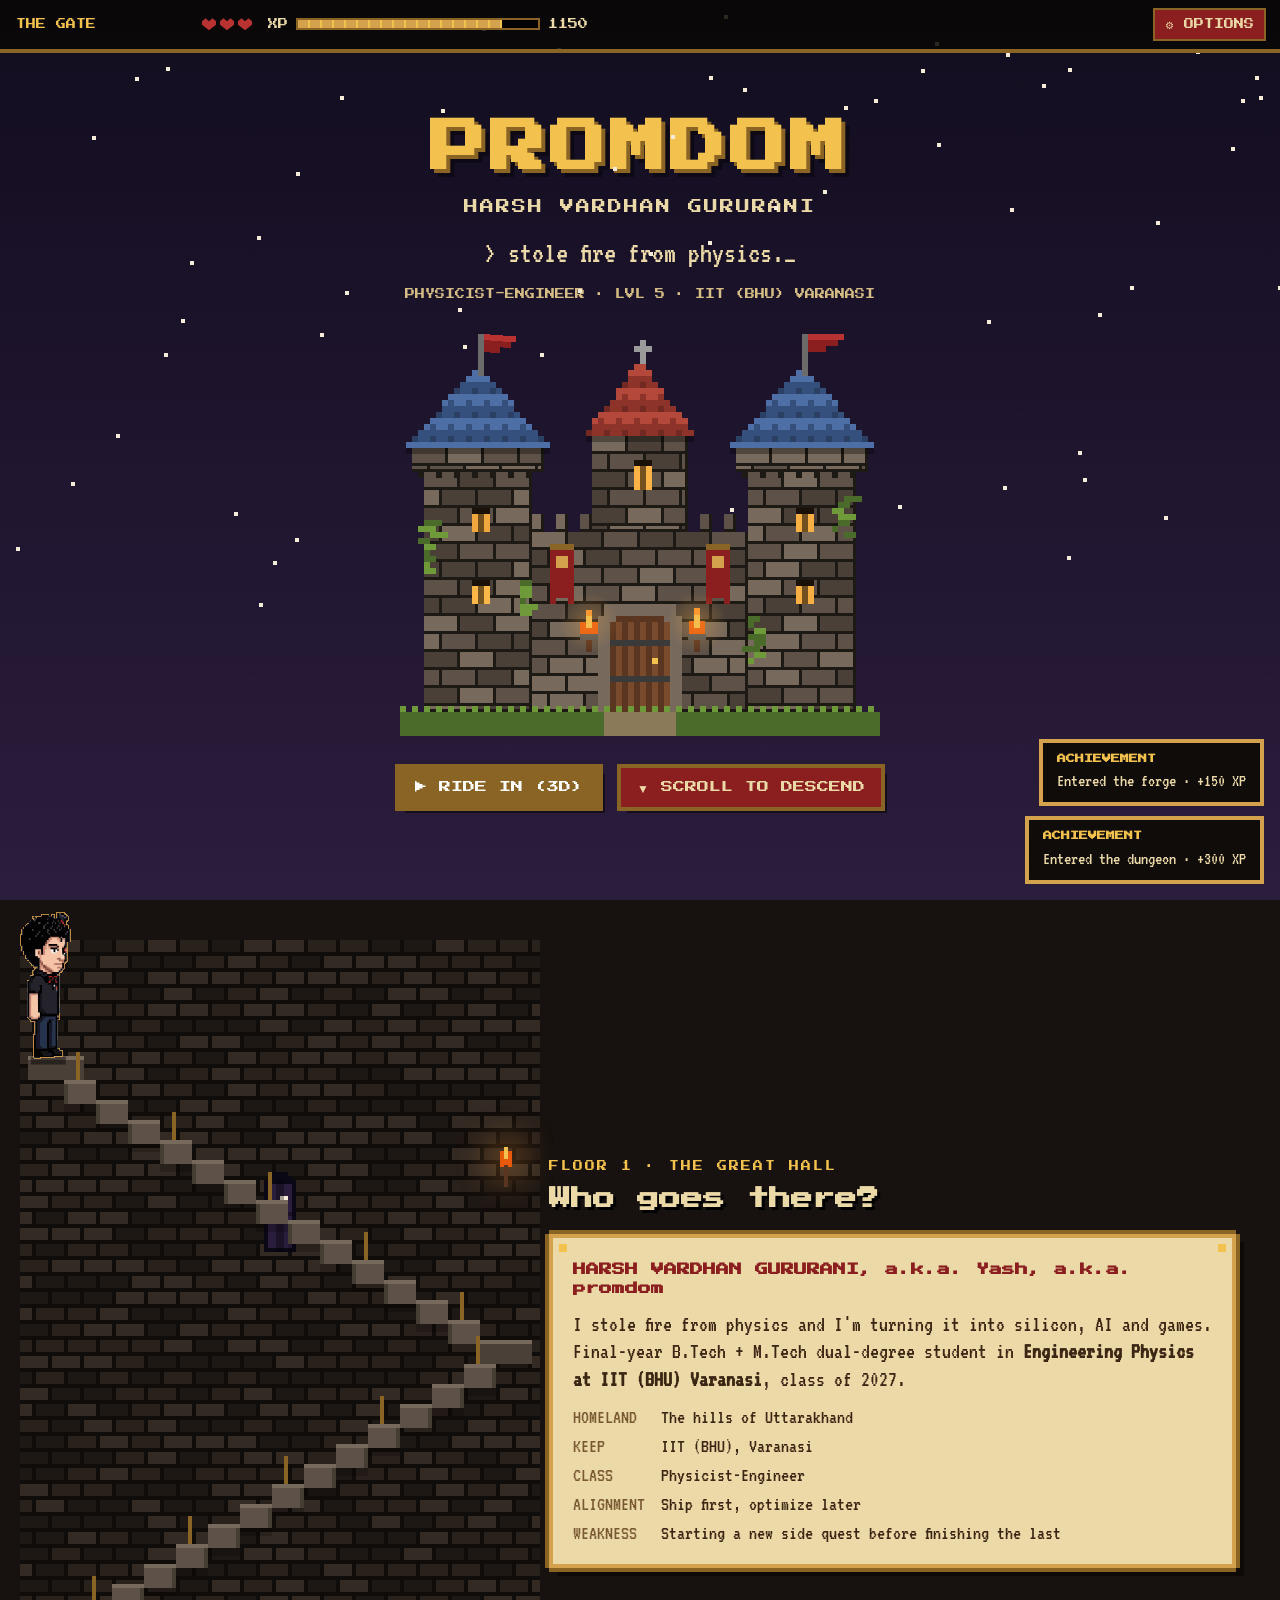
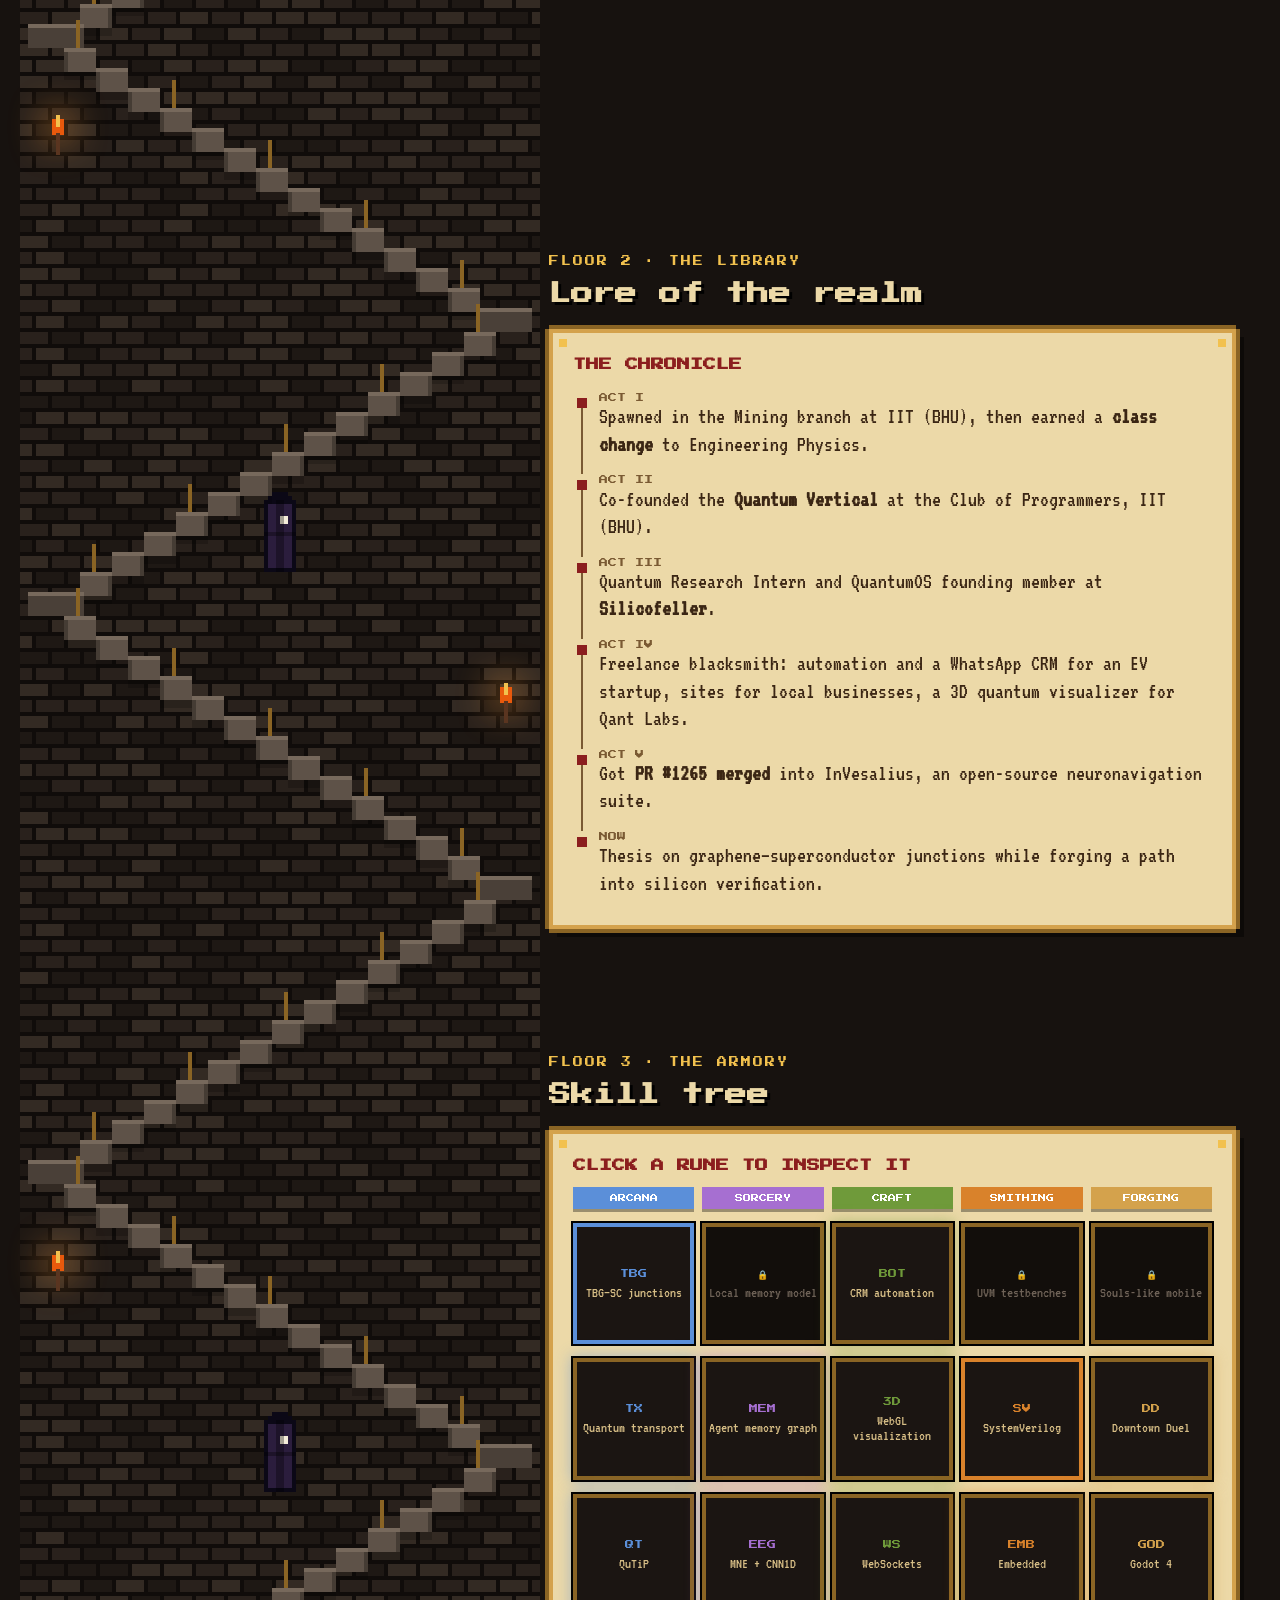
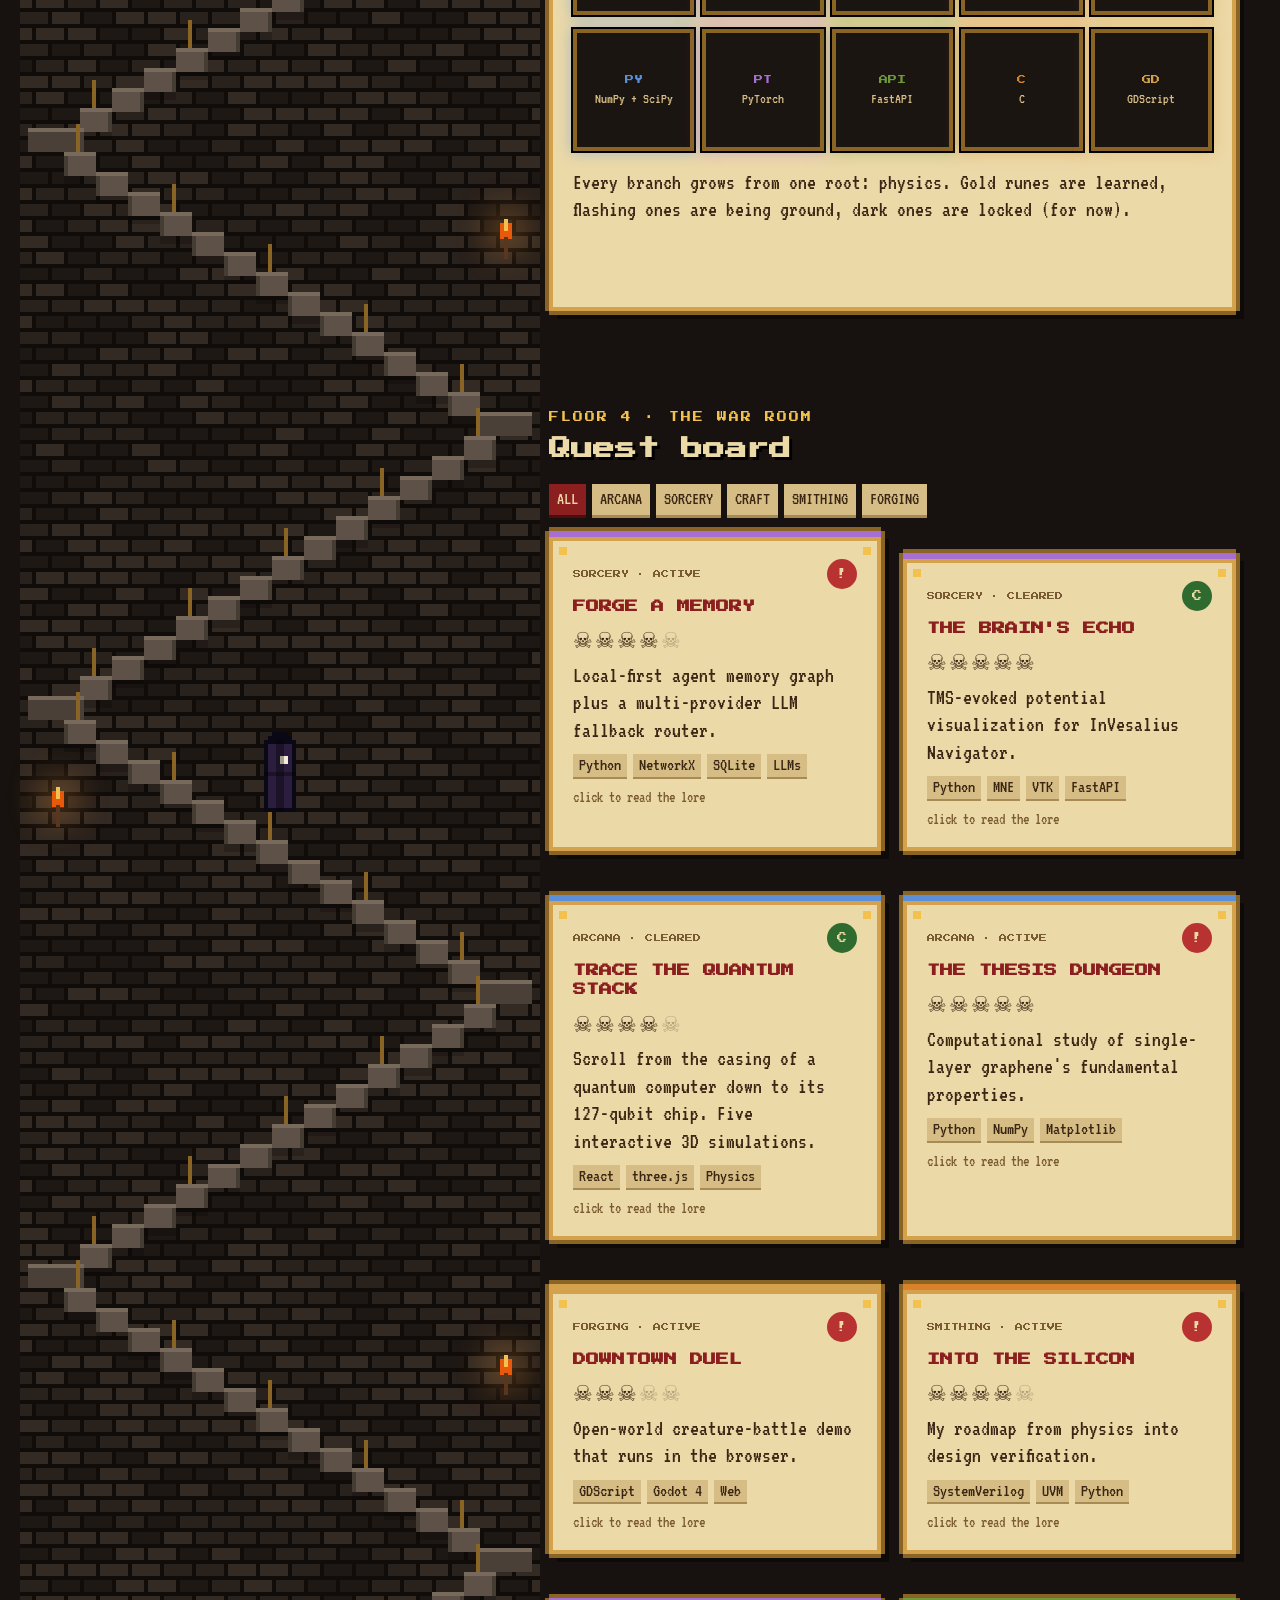
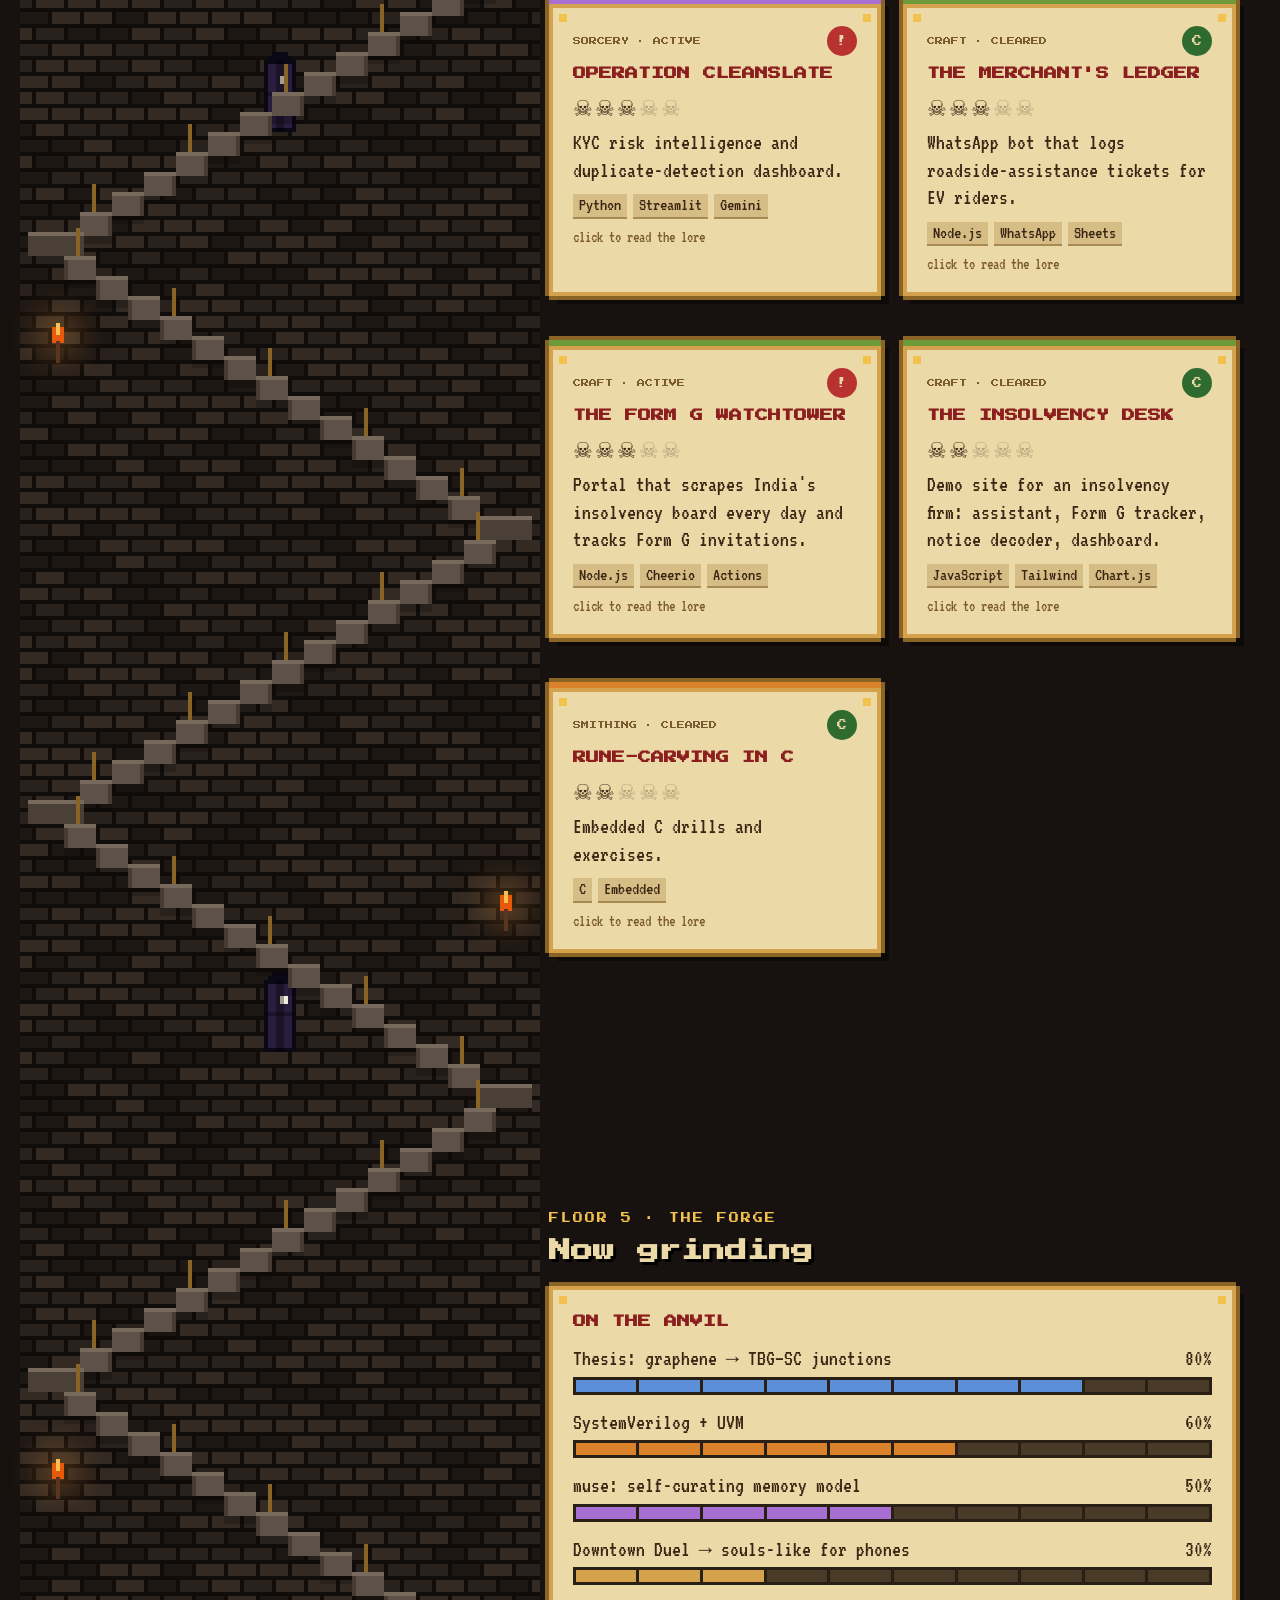
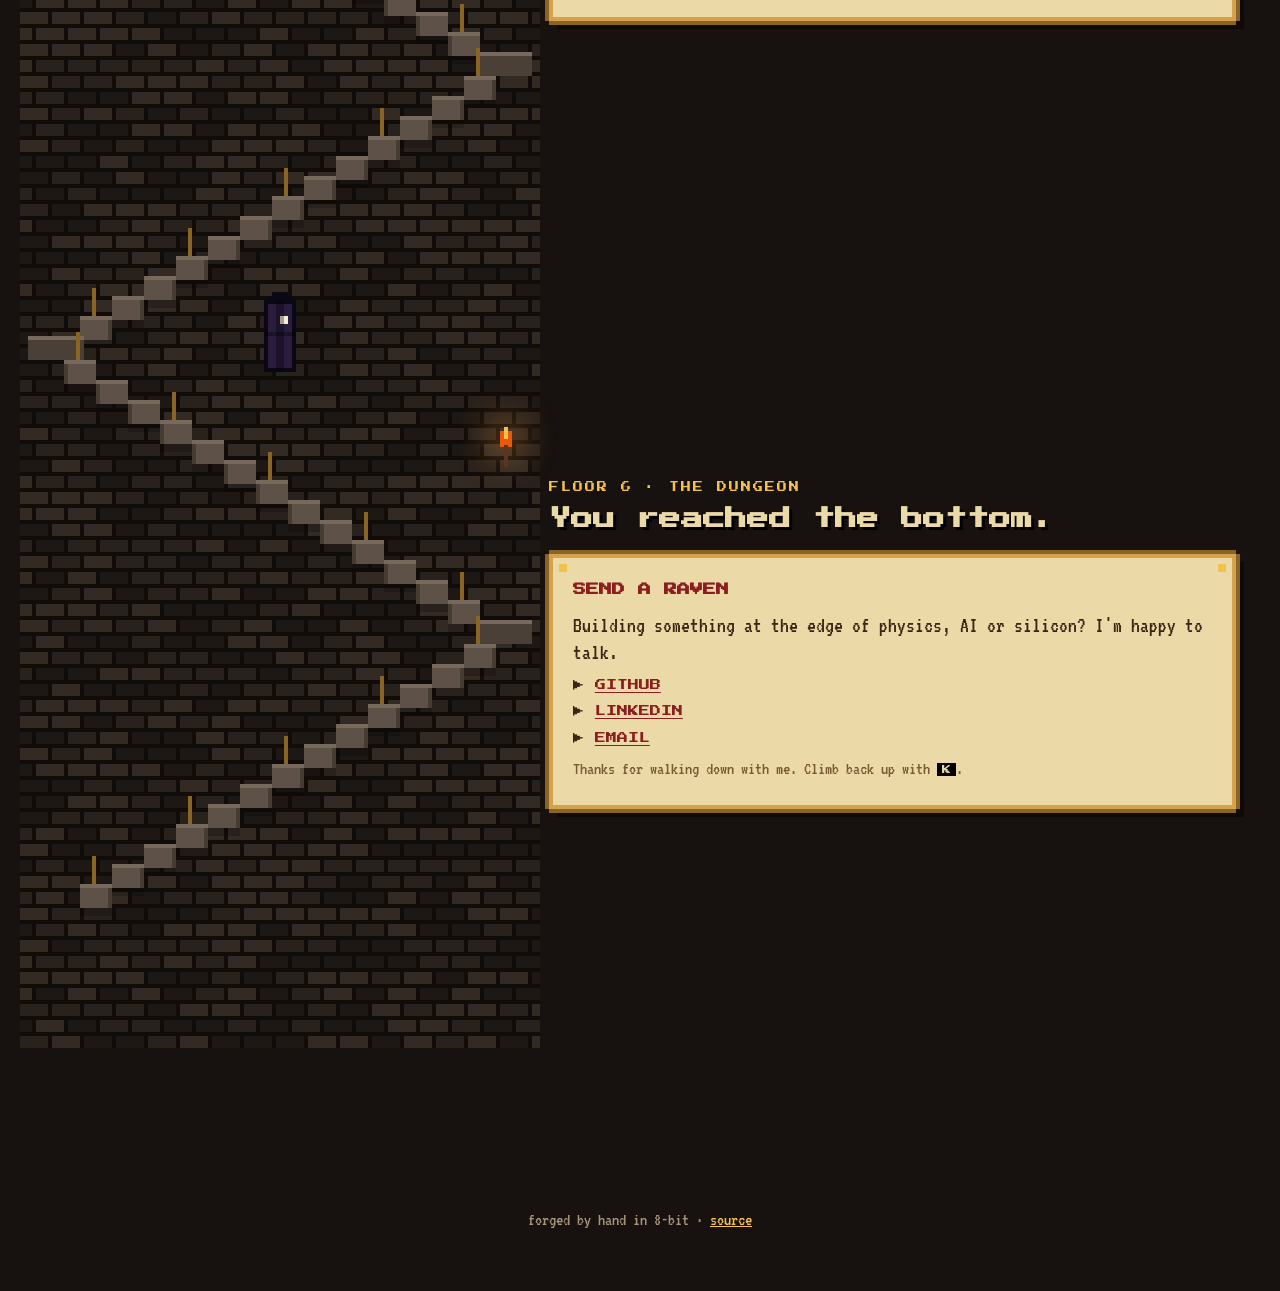
<file: docs/index.html>
<!DOCTYPE html>
<html lang="en">
<head>
<meta charset="utf-8">
<meta name="viewport" content="width=device-width, initial-scale=1">
<title>PROMDOM · Harsh Vardhan Gururani</title>
<meta name="description" content="An 8-bit castle portfolio. Scroll down the stairs: physics, AI, silicon and games.">
<link rel="icon" href="data:image/svg+xml,<svg xmlns='http://www.w3.org/2000/svg' viewBox='0 0 16 16'><rect x='6' y='9' width='4' height='7' fill='%235a3520'/><rect x='5' y='4' width='6' height='5' fill='%23e8590c'/><rect x='7' y='1' width='2' height='4' fill='%23f2c14e'/></svg>">
<style>
@font-face{font-family:PS2P;src:url(assets/PressStart2P.woff2) format('woff2');font-display:swap}
@font-face{font-family:VT;src:url(assets/VT323.woff2) format('woff2');font-display:swap}

:root{
  --sky1:#120d1f;--sky2:#2b1d3d;
  --bg:#17120f;--st0:#1e1814;--st1:#29211c;--st2:#332a23;--st3:#3e332b;--mortar:#100c0a;
  --step1:#5e5248;--step2:#77695c;--step3:#4a4038;
  --gold:#d4a24c;--gold2:#f2c14e;--goldd:#8a6424;
  --crim:#8b1e1e;--crim2:#b83232;
  --parch:#ecd9a8;--parch2:#d6bd85;--ink:#3b2614;--ink2:#7a5a33;
  --text:#ecd9a8;--muted:#a8957a;
  --a1:#5b8fd9;--a2:#a66fd1;--a3:#6f9a3a;--a4:#d9822b;--a5:#d4a24c;
  --px:4px;
}
body[data-theme="parchment"]{
  --sky1:#c9b78f;--sky2:#e8d9b3;--bg:#cdb98e;--st0:#bfa97c;--st1:#c9b386;--st2:#d3bf94;--st3:#b59e70;--mortar:#9c8559;
  --step1:#8f7a55;--step2:#a89068;--step3:#7a6646;--text:#3b2614;--muted:#6b5232;
}
body[data-theme="dungeon"]{
  --sky1:#070a07;--sky2:#142014;--bg:#0c100c;--st0:#121812;--st1:#1a221a;--st2:#212b20;--st3:#2a3528;--mortar:#060806;
  --step1:#3d4a37;--step2:#4f5e47;--step3:#2f3a2a;--gold:#9fb35a;--gold2:#c8db7a;--goldd:#55632c;--crim:#5e1a1a;--crim2:#8e2a2a;
}
body[data-theme="frost"]{
  --sky1:#0b1424;--sky2:#1d3352;--bg:#111a26;--st0:#162232;--st1:#1e2d40;--st2:#26384e;--st3:#30445c;--mortar:#0a111b;
  --step1:#5b6f88;--step2:#7489a3;--step3:#475a71;--gold:#8fc3e8;--gold2:#c6e6ff;--goldd:#3e6a8c;--crim:#2c4f7c;--crim2:#3f6ea8;
}

*{box-sizing:border-box}
html{scroll-behavior:smooth}
body{margin:0;background:var(--bg);color:var(--text);font-family:VT,monospace;font-size:22px;line-height:1.25;
  image-rendering:pixelated;overflow-x:hidden}
body.crt::after{content:"";position:fixed;inset:0;pointer-events:none;z-index:90;
  background:repeating-linear-gradient(to bottom,rgba(0,0,0,.18) 0 2px,transparent 2px 4px);mix-blend-mode:multiply}
.px{font-family:PS2P,monospace}
a{color:var(--gold2)}
button{font:inherit;cursor:pointer}

/* ---------- pixel box ---------- */
.pbox{position:relative;background:var(--parch);color:var(--ink);padding:22px 24px;
  box-shadow:0 -4px 0 0 var(--goldd),0 4px 0 0 var(--goldd),-4px 0 0 0 var(--goldd),4px 0 0 0 var(--goldd),
  0 0 0 4px var(--gold) inset,8px 8px 0 0 rgba(0,0,0,.45)}
.pbox::before,.pbox::after{content:"";position:absolute;width:8px;height:8px;background:var(--gold2);top:10px;left:10px}
.pbox::after{left:auto;right:10px}
.pbox h3{font-family:PS2P;font-size:13px;color:var(--crim);margin:4px 0 12px;line-height:1.5}
.pbox p{margin:6px 0}

/* ---------- HUD ---------- */
#hud{position:fixed;top:0;left:0;right:0;z-index:50;display:flex;align-items:center;gap:16px;padding:10px 16px;
  background:rgba(10,7,6,.86);border-bottom:4px solid var(--goldd);font-family:PS2P;font-size:10px;color:var(--parch)}
#hud .floor{color:var(--gold2);min-width:170px}
#hud .hearts{display:flex;gap:4px}
.heart{width:14px;height:12px;background:var(--crim2);clip-path:polygon(0 25%,25% 0,50% 25%,75% 0,100% 25%,100% 55%,50% 100%,0 55%)}
#xpwrap{flex:1;max-width:320px;display:flex;align-items:center;gap:8px}
#xpbar{flex:1;height:12px;background:#000;border:2px solid var(--goldd);position:relative}
#xpfill{position:absolute;inset:0;width:0;background:repeating-linear-gradient(90deg,var(--gold) 0 10px,var(--gold2) 10px 12px);transition:width .3s steps(6)}
#gear{margin-left:auto;background:var(--crim);color:var(--parch);border:0;padding:8px 10px;font-family:PS2P;font-size:10px;
  box-shadow:0 0 0 2px var(--goldd)}
#gear:hover{background:var(--crim2)}

/* ---------- settings ---------- */
#settings{position:fixed;top:56px;right:12px;z-index:60;width:320px;display:none}
#settings.open{display:block}
#settings h3{margin-top:0}
.opt{display:flex;justify-content:space-between;align-items:center;margin:10px 0;gap:10px}
.opt label{font-size:20px}
.seg{display:flex;flex-wrap:wrap;gap:6px}
.seg button,.tbtn{background:var(--parch2);color:var(--ink);border:0;padding:4px 8px;font-family:VT;font-size:18px;box-shadow:0 3px 0 #a88a55}
.seg button.on,.tbtn.on{background:var(--crim);color:var(--parch);box-shadow:0 3px 0 #4a0e0e}
.tog{width:44px;height:22px;background:#b9a272;border:0;position:relative;box-shadow:0 0 0 2px var(--ink2)}
.tog::after{content:"";position:absolute;top:3px;left:3px;width:16px;height:16px;background:var(--ink);transition:left .1s steps(2)}
.tog.on{background:var(--a3)}.tog.on::after{left:25px}

/* ---------- hero ---------- */
#hero{min-height:100vh;position:relative;display:flex;flex-direction:column;align-items:center;justify-content:center;
  background:linear-gradient(var(--sky1),var(--sky2));overflow:hidden;padding:80px 16px 0;text-align:center}
#hero .stars{position:absolute;inset:0;pointer-events:none}
#hero .star{position:absolute;width:4px;height:4px;background:#f4ecd8;animation:tw 3s steps(3) infinite}
@keyframes tw{50%{opacity:.15}}
#hero h1{font-family:PS2P;font-size:clamp(24px,6vw,56px);color:var(--gold2);margin:0;letter-spacing:4px;
  text-shadow:4px 4px 0 var(--goldd),8px 8px 0 rgba(0,0,0,.4)}
#hero .sub{font-size:clamp(20px,3vw,30px);color:var(--parch);margin:18px 0 6px;min-height:1.3em}
#hero .sub .cur{animation:bl 1s steps(1) infinite}
@keyframes bl{50%{opacity:0}}
#hero .castle{width:min(480px,86vw);margin-top:28px;image-rendering:pixelated;position:relative;z-index:1}
#hero .ground{position:absolute;bottom:0;left:0;right:0;height:56px;background:#4a6b2a;box-shadow:0 -4px 0 #6f9a3a}
#hero .cta{position:relative;z-index:2;margin:18px 0 60px;font-family:PS2P;font-size:12px;color:var(--parch);
  background:var(--crim);padding:12px 16px;border:0;box-shadow:0 0 0 4px var(--goldd),6px 6px 0 rgba(0,0,0,.5);animation:bob 1s steps(2) infinite}
@keyframes bob{50%{transform:translateY(4px)}}
#hero .ctas{display:flex;gap:22px;flex-wrap:wrap;justify-content:center;position:relative;z-index:2}
#hero .cta{text-decoration:none}
#hero .cta.alt{background:var(--goldd);color:#fff;animation-delay:.5s}
#gate{display:block;position:relative;z-index:1;cursor:pointer}
#gate .castle{transition:transform .15s steps(2);transform-origin:50% 86%}
#gate:hover .castle{transform:scale(1.03)}
body.entering #gate .castle{transition:transform .9s cubic-bezier(.6,0,.9,.4);transform:scale(14)}
body.entering #hero>*:not(#gate){opacity:0;transition:opacity .25s}
#blackout{position:fixed;inset:0;background:#000;opacity:0;pointer-events:none;z-index:99;transition:opacity .45s .45s}
body.entering #blackout{opacity:1}

/* ---------- tower ---------- */
#tower{position:relative;display:grid;grid-template-columns:minmax(260px,42%) 1fr;max-width:1240px;margin:0 auto;padding:40px 0 120px}
#stairs-col{position:relative}
#stairs{position:absolute;left:0;top:0;width:100%;image-rendering:pixelated}
#rooms{padding:0 24px 0 8px;position:relative;z-index:2;min-width:0}
.room{min-height:92vh;padding:60px 0 40px;display:flex;flex-direction:column;justify-content:center}
.room .tag{font-family:PS2P;font-size:10px;color:var(--gold2);letter-spacing:2px;margin-bottom:10px}
.room h2{font-family:PS2P;font-size:clamp(16px,2.2vw,22px);margin:0 0 18px;color:var(--parch);text-shadow:3px 3px 0 #000;line-height:1.5}
body[data-theme="parchment"] .room h2{color:var(--ink);text-shadow:none}
.room .pbox+.pbox{margin-top:22px}

/* torches on wall */
.torch{position:absolute;width:12px;height:36px;z-index:1}
.torch i{position:absolute;left:4px;top:14px;width:4px;height:22px;background:#5a3520}
.torch b{position:absolute;left:0;top:0;width:12px;height:16px;background:#e8590c;animation:fl .28s steps(2) infinite alternate;
  box-shadow:0 0 30px 14px rgba(255,160,60,.25)}
.torch b::after{content:"";position:absolute;left:4px;top:-4px;width:4px;height:12px;background:var(--gold2)}
@keyframes fl{to{transform:scale(.8,1.15);box-shadow:0 0 38px 18px rgba(255,160,60,.33)}}
body.noflicker .torch b{animation:none}

/* ---------- player ---------- */
#player{position:absolute;left:0;top:0;width:0;height:0;z-index:5;transform-origin:50% 100%;pointer-events:auto;cursor:pointer;
  will-change:transform}
#player .spr{width:90px;height:230px;background:url(assets/sprite-idle.png) 0 0/2250px 230px no-repeat;
  animation:breathe 2.6s steps(25) infinite;image-rendering:pixelated}
body.norim #player .spr{filter:none}
@keyframes breathe{to{background-position:-2250px 0}}
#player.walking .spr{animation-duration:.9s}
#player .shadow{position:absolute;left:18px;bottom:-4px;width:54px;height:8px;background:rgba(0,0,0,.45)}
#player .say{position:absolute;bottom:100%;left:50%;transform:translateX(-50%);width:220px;background:var(--parch);color:var(--ink);
  font-size:18px;padding:8px 10px;box-shadow:0 0 0 3px var(--ink),5px 5px 0 rgba(0,0,0,.4);display:none;margin-bottom:10px}
#player .say::after{content:"";position:absolute;left:50%;top:100%;width:10px;height:10px;background:var(--parch);box-shadow:3px 3px 0 var(--ink)}
#player.fire .spr{filter:drop-shadow(0 0 6px #ff7b00) drop-shadow(0 0 14px #ffb347)}
.inner{position:absolute;left:0;top:0;transition:transform .09s steps(2)}
body.reduce .inner{transition:none}

/* ---------- about stats ---------- */
.kv{display:grid;grid-template-columns:auto 1fr;gap:4px 16px;font-size:20px}
.kv b{color:var(--ink2);font-weight:normal}
.timeline{list-style:none;padding:0;margin:0}
.timeline li{position:relative;padding:6px 0 10px 26px}
.timeline li::before{content:"";position:absolute;left:4px;top:12px;width:10px;height:10px;background:var(--crim)}
.timeline li::after{content:"";position:absolute;left:8px;top:22px;bottom:-6px;width:2px;background:var(--ink2)}
.timeline li:last-child::after{display:none}
.timeline .when{font-family:PS2P;font-size:9px;color:var(--ink2)}

/* ---------- skill tree ---------- */
#tree{display:grid;grid-template-columns:repeat(5,1fr);gap:14px 8px;margin-top:6px}
#tree .bt{font-family:PS2P;font-size:8px;text-align:center;padding:6px 0;color:#fff;background:var(--c);box-shadow:0 3px 0 rgba(0,0,0,.35)}
.node{aspect-ratio:1;border:0;background:#1b1512;color:var(--c);font-family:PS2P;font-size:9px;position:relative;
  box-shadow:0 0 0 4px var(--goldd) inset,0 0 0 2px #000;transition:transform .08s steps(2)}
.node.u{box-shadow:0 0 0 4px var(--goldd) inset,0 4px 0 0 var(--c) inset,0 0 0 2px #000,0 0 14px 2px color-mix(in srgb,var(--c) 45%,transparent)}
.node.g{background:#1b1512;box-shadow:0 0 0 4px var(--c) inset,0 0 0 2px #000;animation:gr 1s steps(2) infinite}
@keyframes gr{50%{box-shadow:0 0 0 4px #3a332c inset,0 0 0 2px #000}}
.node.l{color:#6e6257;background:#120e0b}
.node:hover,.node.sel{transform:translateY(-3px);outline:3px solid var(--gold2)}
.node small{display:block;font-family:VT;font-size:15px;color:var(--parch2);margin-top:6px;line-height:1}
.node.l small{color:#6e6257}
#nodeinfo{margin-top:18px;min-height:120px}
#nodeinfo .st{font-family:PS2P;font-size:9px;padding:3px 6px;color:var(--parch);background:var(--crim)}

/* ---------- quests ---------- */
.filters{display:flex;flex-wrap:wrap;gap:6px;margin-bottom:16px}
#quests{display:grid;grid-template-columns:repeat(auto-fill,minmax(260px,1fr));gap:22px}
.quest{cursor:pointer;transition:transform .1s steps(2)}
.quest:hover{transform:rotate(-1deg) translateY(-3px)}
.quest .meta{display:flex;justify-content:space-between;align-items:center;font-family:PS2P;font-size:8px;color:var(--ink2)}
.quest .seal{width:30px;height:30px;border-radius:50%;display:grid;place-items:center;color:var(--parch);font-family:PS2P;font-size:10px}
.quest .tags{display:flex;flex-wrap:wrap;gap:6px;margin:10px 0}
.quest .tags span{background:var(--parch2);padding:0 6px;font-size:18px;box-shadow:0 2px 0 #a88a55}
.quest .lore{display:none;border-top:2px dashed var(--ink2);margin-top:8px;padding-top:8px}
.quest.open .lore{display:block}
.quest .links a{font-family:PS2P;font-size:9px;color:var(--crim);margin-right:12px}
.skulls{letter-spacing:2px;color:var(--ink)}

/* ---------- grind bars ---------- */
.grind{margin:14px 0}
.grind .lbl{display:flex;justify-content:space-between}
.grind .bar{height:18px;background:#2a1f15;margin-top:4px;display:flex;gap:3px;padding:3px}
.grind .bar i{flex:1;background:#4a3a28}
.grind .bar i.on{background:var(--c)}

/* ---------- toasts ---------- */
#toasts{position:fixed;right:16px;bottom:16px;z-index:70;display:flex;flex-direction:column;gap:10px;align-items:flex-end}
.toast{background:#100c0a;color:var(--parch);border:4px solid var(--gold);padding:10px 14px;font-size:18px;max-width:300px;
  animation:tin .25s steps(3)}
.toast b{display:block;font-family:PS2P;font-size:9px;color:var(--gold2);margin-bottom:6px}
@keyframes tin{from{transform:translateX(120%)}}

/* embers */
.ember{position:fixed;width:4px;height:4px;background:var(--gold2);pointer-events:none;z-index:80;animation:rise 2.2s linear forwards}
@keyframes rise{to{transform:translate(var(--dx),-60vh);opacity:0}}

footer{text-align:center;padding:40px 16px 60px;color:var(--muted);font-size:18px}
.kbd{font-family:PS2P;font-size:9px;background:#000;color:var(--parch);padding:2px 5px}

@media (max-width:760px){
  body{font-size:20px}
  #tower{grid-template-columns:36% 1fr}
  #rooms{padding:0 10px 0 4px}
  body{font-size:18px}.pbox{padding:16px 14px}.pbox h3{font-size:10px}
  #tree{min-width:430px}.treewrap{overflow-x:auto;margin:0 -6px;padding:0 6px 8px}
  #quests{grid-template-columns:1fr}
  .toast{font-size:15px;max-width:230px}
  #hud{gap:8px;font-size:8px}#hud .floor{min-width:0}#xpwrap span{display:none}
  #tree{gap:8px 4px}.node{font-size:7px}.node small{font-size:12px}
  #settings{left:8px;right:8px;width:auto}
}
@media (prefers-reduced-motion:reduce){html{scroll-behavior:auto}}
.quest .shot{display:block;width:100%;margin:8px 0;border:3px solid var(--goldd);image-rendering:auto}
</style>
</head>
<body data-theme="castle">

<div id="hud">
  <div class="floor" id="floorname">THE GATE</div>
  <div class="hearts"><i class="heart"></i><i class="heart"></i><i class="heart"></i></div>
  <div id="xpwrap"><span>XP</span><div id="xpbar"><div id="xpfill"></div></div><span id="xpnum">0</span></div>
  <button id="gear" aria-expanded="false" aria-controls="settings">⚙ OPTIONS</button>
</div>

<div id="settings" class="pbox" role="dialog" aria-label="Options">
  <h3>OPTIONS</h3>
  <div class="opt"><label>Realm</label>
    <div class="seg" data-key="theme">
      <button data-v="castle">Torchlit</button><button data-v="parchment">Parchment</button>
      <button data-v="dungeon">Dungeon</button><button data-v="frost">Frost</button></div></div>
  <div class="opt"><label>Hero size</label>
    <div class="seg" data-key="size"><button data-v="0.5">S</button><button data-v="0.65">M</button><button data-v="0.85">L</button></div></div>
  <div class="opt"><label>CRT scanlines</label><button class="tog" data-key="crt" aria-label="CRT scanlines"></button></div>
  <div class="opt"><label>Torch flicker</label><button class="tog" data-key="flicker" aria-label="Torch flicker"></button></div>
  <div class="opt"><label>Footstep sounds</label><button class="tog" data-key="sound" aria-label="Footstep sounds"></button></div>
  <div class="opt"><label>Embers on click</label><button class="tog" data-key="embers" aria-label="Embers"></button></div>
  <div class="opt"><label>Reduce motion</label><button class="tog" data-key="reduce" aria-label="Reduce motion"></button></div>
  <p style="font-size:17px;margin-top:14px">Keys: <span class="kbd">J</span>/<span class="kbd">K</span> next/prev floor. Try an old cheat code.</p>
</div>

<div id="toasts"></div>
<div id="blackout"></div>

<header id="hero">
  <div class="stars" id="stars"></div>
  <h1>PROMDOM</h1>
  <div class="px" style="font-size:clamp(10px,1.6vw,14px);color:var(--parch);margin-top:16px;letter-spacing:2px">HARSH VARDHAN GURURANI</div>
  <div class="sub"><span id="typed"></span><span class="cur">_</span></div>
  <div style="font-family:PS2P;font-size:10px;color:var(--parch2);margin-top:8px">PHYSICIST-ENGINEER · LVL 5 · IIT (BHU) VARANASI</div>
  <a id="gate" href="dungeon/#ride" title="Ride into the castle in 3D"><img class="castle" src="assets/castle.svg" alt="pixel castle at night: click to ride in, in 3D"></a>
  <div class="ctas"><a class="cta alt" id="ride" href="dungeon/#ride">▶ RIDE IN (3D)</a><a class="cta" href="#f-hall">▼ SCROLL TO DESCEND</a></div>
</header>

<main id="tower">
  <div id="stairs-col" aria-hidden="true">
    <canvas id="stairs"></canvas>
    <div id="player" title="click me"><div class="inner"><div class="say" id="say"></div><div class="shadow"></div><div class="spr"></div></div></div>
  </div>

  <div id="rooms">

    <section class="room" id="f-hall" data-name="GREAT HALL" data-xp="100">
      <div class="tag">FLOOR 1 · THE GREAT HALL</div>
      <h2>Who goes there?</h2>
      <div class="pbox">
        <h3>HARSH VARDHAN GURURANI, a.k.a. Yash, a.k.a. promdom</h3>
        <p>I stole fire from physics and I'm turning it into silicon, AI and games. Final-year B.Tech + M.Tech dual-degree student in <b>Engineering Physics at IIT (BHU) Varanasi</b>, class of 2027.</p>
        <div class="kv" style="margin-top:12px">
          <b>HOMELAND</b><span>The hills of Uttarakhand</span>
          <b>KEEP</b><span>IIT (BHU), Varanasi</span>
          <b>CLASS</b><span>Physicist-Engineer</span>
          <b>ALIGNMENT</b><span>Ship first, optimize later</span>
          <b>WEAKNESS</b><span>Starting a new side quest before finishing the last</span>
        </div>
      </div>
    </section>

    <section class="room" id="f-library" data-name="LIBRARY" data-xp="150">
      <div class="tag">FLOOR 2 · THE LIBRARY</div>
      <h2>Lore of the realm</h2>
      <div class="pbox">
        <h3>THE CHRONICLE</h3>
        <ul class="timeline">
          <li><div class="when">ACT I</div>Spawned in the Mining branch at IIT (BHU), then earned a <b>class change</b> to Engineering Physics.</li>
          <li><div class="when">ACT II</div>Co-founded the <b>Quantum Vertical</b> at the Club of Programmers, IIT (BHU).</li>
          <li><div class="when">ACT III</div>Quantum Research Intern and QuantumOS founding member at <b>Silicofeller</b>.</li>
          <li><div class="when">ACT IV</div>Freelance blacksmith: automation and a WhatsApp CRM for an EV startup, sites for local businesses, a 3D quantum visualizer for Qant Labs.</li>
          <li><div class="when">ACT V</div>Got <b>PR #1265 merged</b> into InVesalius, an open-source neuronavigation suite.</li>
          <li><div class="when">NOW</div>Thesis on graphene–superconductor junctions while forging a path into silicon verification.</li>
        </ul>
      </div>
    </section>

    <section class="room" id="f-armory" data-name="ARMORY" data-xp="200">
      <div class="tag">FLOOR 3 · THE ARMORY</div>
      <h2>Skill tree</h2>
      <div class="pbox">
        <h3>CLICK A RUNE TO INSPECT IT</h3>
        <div class="treewrap"><div id="tree"></div></div>
        <div id="nodeinfo"><p>Every branch grows from one root: physics. Gold runes are learned, flashing ones are being ground, dark ones are locked (for now).</p></div>
      </div>
    </section>

    <section class="room" id="f-war" data-name="WAR ROOM" data-xp="250">
      <div class="tag">FLOOR 4 · THE WAR ROOM</div>
      <h2>Quest board</h2>
      <div class="filters" id="filters"></div>
      <div id="quests"></div>
    </section>

    <section class="room" id="f-forge" data-name="FORGE" data-xp="150">
      <div class="tag">FLOOR 5 · THE FORGE</div>
      <h2>Now grinding</h2>
      <div class="pbox" id="grind"></div>
    </section>

    <section class="room" id="f-dungeon" data-name="DUNGEON" data-xp="300">
      <div class="tag">FLOOR 6 · THE DUNGEON</div>
      <h2>You reached the bottom.</h2>
      <div class="pbox">
        <h3>SEND A RAVEN</h3>
        <p>Building something at the edge of physics, AI or silicon? I'm happy to talk.</p>
        <p class="links" style="font-family:PS2P;font-size:11px;line-height:2.4">
          ▶ <a href="https://github.com/prometheus5863" style="color:var(--crim)">GITHUB</a><br>
          ▶ <a href="https://www.linkedin.com/in/harsh-vardhan-gururani-9b35862b5" style="color:var(--crim)">LINKEDIN</a><br>
          ▶ <a href="mailto:harshvardhan.gururani.cd.phy22@itbhu.ac.in" style="color:var(--crim)">EMAIL</a>
        </p>
        <p style="font-size:18px;color:var(--ink2)">Thanks for walking down with me. Climb back up with <span class="kbd">K</span>.</p>
      </div>
    </section>

  </div>
</main>

<footer>forged by hand in 8-bit · <a href="https://github.com/prometheus5863/prometheus5863">source</a></footer>

<script src="data.js"></script>
<script>
(() => {
/* ================= DATA ================= */
const {BR, TREE, QUESTS, GRIND} = window.PROM;
const LINES = ["Mind the third step. It's loose.","I stole fire. Still waiting on the gods' patch notes.",
 "Have you tried turning the Hamiltonian off and on again?","This castle runs on Python and spite.",
 "Every stair is a quantized energy level.","Click the runes in the Armory.","Down here, the Wi-Fi is terrible."];

/* ================= SETTINGS ================= */
const DEF = {theme:"castle",size:"0.65",crt:false,flicker:true,sound:false,embers:true,reduce:matchMedia("(prefers-reduced-motion: reduce)").matches};
let S = {...DEF};
try{ Object.assign(S, JSON.parse(localStorage.getItem("prom-settings")||"{}")); }catch(e){}
const save = () => { try{ localStorage.setItem("prom-settings", JSON.stringify(S)); }catch(e){} };
function applySettings(){
  document.body.dataset.theme = S.theme;
  document.body.classList.toggle("crt", S.crt);
  document.body.classList.toggle("noflicker", !S.flicker);
  document.body.classList.toggle("reduce", S.reduce);
  document.querySelectorAll(".seg").forEach(g => g.querySelectorAll("button").forEach(b => b.classList.toggle("on", String(S[g.dataset.key]) === b.dataset.v)));
  document.querySelectorAll(".tog").forEach(t => t.classList.toggle("on", !!S[t.dataset.key]));
  drawStairs(); placePlayer(true);
}
document.querySelectorAll(".seg").forEach(g => g.addEventListener("click", ev => {
  const b = ev.target.closest("button"); if(!b) return; S[g.dataset.key] = b.dataset.v; save(); applySettings();
}));
document.querySelectorAll(".tog").forEach(t => t.addEventListener("click", () => { S[t.dataset.key] = !S[t.dataset.key]; save(); applySettings(); }));
const gear = document.getElementById("gear"), panel = document.getElementById("settings");
gear.onclick = () => { const o = panel.classList.toggle("open"); gear.setAttribute("aria-expanded", o); };

/* ================= HERO ================= */
const stars = document.getElementById("stars");
for(let i=0;i<70;i++){ const s=document.createElement("i"); s.className="star";
  s.style.left=(Math.random()*100)+"%"; s.style.top=(Math.random()*70)+"%"; s.style.animationDelay=(Math.random()*3)+"s"; stars.appendChild(s); }
const typedEl = document.getElementById("typed");
const phrases = ["> stole fire from physics.","> forging it into silicon.","> teaching machines to remember.","> scroll down. the stairs are safe. mostly."];
let pi=0, ci=0, del=false;
(function type(){
  const p = phrases[pi];
  typedEl.textContent = p.slice(0, ci);
  if(!del && ci < p.length){ ci++; setTimeout(type, 55); }
  else if(!del){ del = true; setTimeout(type, 1500); }
  else if(ci > 0){ ci--; setTimeout(type, 22); }
  else { del = false; pi = (pi+1) % phrases.length; setTimeout(type, 300); }
})();

/* 2D castle → 3D ride: zoom through the gate, then hand over to the three.js page */
document.querySelectorAll("#gate,#ride").forEach(a => a.addEventListener("click", ev => {
  if (S.reduce || ev.metaKey || ev.ctrlKey) return;
  ev.preventDefault(); document.body.classList.add("entering");
  setTimeout(() => { location.href = a.href; }, 950);
}));
addEventListener("pageshow", () => document.body.classList.remove("entering"));

/* ================= SKILL TREE ================= */
const treeEl = document.getElementById("tree"), info = document.getElementById("nodeinfo");
BR.forEach(b => { const d=document.createElement("div"); d.className="bt"; d.style.setProperty("--c",b.c); d.textContent=b.k; treeEl.appendChild(d); });
TREE.forEach(row => row.forEach((n,ci) => {
  const [ico,name,st,desc,repo] = n, b = BR[ci];
  const el = document.createElement("button");
  el.className = "node " + st; el.style.setProperty("--c", b.c);
  el.innerHTML = (st==="l" ? "🔒" : ico) + `<small>${name}</small>`;
  el.setAttribute("aria-label", `${name}, ${st==="u"?"learned":st==="g"?"in progress":"locked"}`);
  el.onclick = () => {
    document.querySelectorAll(".node.sel").forEach(x=>x.classList.remove("sel")); el.classList.add("sel");
    const label = st==="u"?"LEARNED":st==="g"?"GRINDING":"LOCKED";
    info.innerHTML = `<h3 style="margin-bottom:6px">${name.toUpperCase()} <span class="st" style="background:${st==="u"?"var(--goldd)":st==="g"?"var(--crim)":"#5b5148"}">${label}</span></h3>
      <p>${desc}</p><p style="font-size:18px;color:var(--ink2)">Branch: ${b.k} (${b.label})${repo?` · <a style="color:var(--crim)" href="https://github.com/prometheus5863/${repo}" target="_blank" rel="noopener">${repo}</a>`:""}</p>`;
    blip(st==="l"?180:660);
  };
  treeEl.appendChild(el);
}));

/* ================= QUESTS ================= */
const fEl = document.getElementById("filters"), qEl = document.getElementById("quests");
let filt = "ALL";
["ALL", ...BR.map(b=>b.k)].forEach(k => { const b=document.createElement("button"); b.className="tbtn"; b.textContent=k; b.dataset.k=k;
  b.onclick=()=>{ filt=k; renderQuests(); }; fEl.appendChild(b); });
function renderQuests(){
  fEl.querySelectorAll("button").forEach(b=>b.classList.toggle("on", b.dataset.k===filt));
  qEl.innerHTML = "";
  QUESTS.filter(q => filt==="ALL" || q.b===filt).forEach(q => {
    const c = BR.find(b=>b.k===q.b).c;
    const el = document.createElement("article");
    el.className = "pbox quest";
    el.innerHTML = `<div class="meta"><span>${q.b} · ${q.s}</span><span class="seal" style="background:${q.s==="CLEARED"?"#2f6b2f":"var(--crim2)"}">${q.s==="CLEARED"?"C":"!"}</span></div>
      <h3 style="margin-top:8px">${q.t.toUpperCase()}</h3>
      <div class="skulls" title="difficulty">${"☠".repeat(q.d)}<span style="opacity:.3">${"☠".repeat(5-q.d)}</span></div>
      <p>${q.x}</p><div class="tags">${q.tags.map(t=>`<span>${t}</span>`).join("")}</div>
      <div class="lore">${q.shot?`<img class="shot" loading="lazy" src="dungeon/${q.shot}" alt="screenshot of ${q.t}">`:""}<p>${q.lore}</p><p class="links">${q.r?`<a href="https://github.com/prometheus5863/${q.r}" target="_blank" rel="noopener">▶ REPO</a>`:""}${q.demo?`<a href="${q.demo}" target="_blank" rel="noopener">▶ DEMO</a>`:""}</p></div>
      <p style="font-size:16px;color:var(--ink2);margin:6px 0 0">click to read the lore</p>`;
    el.style.borderTop = `6px solid ${c}`;
    el.onclick = ev => { if(ev.target.closest("a")) return; el.classList.toggle("open"); blip(520); };
    qEl.appendChild(el);
  });
  requestAnimationFrame(()=>{ drawStairs(); placePlayer(true); });
}
renderQuests();

/* ================= GRIND ================= */
document.getElementById("grind").innerHTML = "<h3>ON THE ANVIL</h3>" + GRIND.map(([n,v,c]) =>
  `<div class="grind" style="--c:${c}"><div class="lbl"><span>${n}</span><span>${v*10}%</span></div><div class="bar">${Array.from({length:10},(_,i)=>`<i class="${i<v?"on":""}"></i>`).join("")}</div></div>`).join("");

/* ================= STAIRS + PLAYER ================= */
const col = document.getElementById("stairs-col"), cv = document.getElementById("stairs"), ctx = cv.getContext("2d");
const player = document.getElementById("player"), inner = player.querySelector(".inner");
const U = 4, RISE = 5, TREAD = 8;   // in units
let path = null;
const css = v => getComputedStyle(document.body).getPropertyValue(v).trim();
function rng(seed){ return () => (seed = (seed*16807) % 2147483647) / 2147483647; }

function drawStairs(){
  const w = col.clientWidth, h = col.clientHeight || document.getElementById("rooms").offsetHeight;
  const cw = Math.floor(w/U), ch = Math.floor(h/U);
  cv.width = cw; cv.height = ch; cv.style.height = ch*U + "px"; cv.style.width = cw*U + "px";
  ctx.imageSmoothingEnabled = false;
  const r = rng(42);
  // wall bricks
  const st = [css("--st1"), css("--st2"), css("--st0")];
  ctx.fillStyle = css("--mortar"); ctx.fillRect(0,0,cw,ch);
  for(let y=0, row=0; y<ch; y+=4, row++){
    for(let x=-(row%2)*4; x<cw; x+=8){ ctx.fillStyle = st[Math.floor(r()*3)]; ctx.fillRect(x, y, 7, 3); }
  }
  // arched windows with moonlight
  for(let y=60; y<ch-40; y+=230){
    const x = Math.floor(cw*0.5)-4;
    ctx.fillStyle = "#0b0816"; ctx.fillRect(x, y, 8, 18); ctx.fillRect(x+1, y-1, 6, 1); ctx.fillRect(x+2, y-2, 4, 1);
    ctx.fillStyle = css("--sky2"); ctx.fillRect(x+1, y+1, 6, 16);
    ctx.fillStyle = "#f4ecd8"; ctx.fillRect(x+4, y+4, 2, 2);
    ctx.fillStyle = "#00000055"; ctx.fillRect(x+3, y, 2, 18); ctx.fillRect(x, y+8, 8, 1);
  }
  // stair path (zigzag)
  const L = 6, R = cw - 6, N = Math.floor((R - L - 10) / TREAD);
  const flightH = N*RISE;
  path = { L, R, N, flightH, top: 30, flights: Math.max(1, Math.floor((ch - 60) / (flightH + 6))) };
  const s1 = css("--step1"), s2 = css("--step2"), s3 = css("--step3");
  for(let f=0; f<path.flights; f++){
    const y0 = path.top + f*(flightH+6);
    const dir = f%2===0 ? 1 : -1;
    const xs = dir>0 ? L : R;
    // landing
    const lx = dir>0 ? L-4 : R-10;
    ctx.fillStyle = s3; ctx.fillRect(lx, y0-1, 14, 6);
    ctx.fillStyle = s2; ctx.fillRect(lx, y0-1, 14, 1);
    for(let i=0;i<N;i++){
      const x = dir>0 ? xs + 5 + i*TREAD : xs - 5 - (i+1)*TREAD;
      const y = y0 + (i+1)*RISE;
      ctx.fillStyle = s3; ctx.fillRect(x, y, TREAD, RISE+1);   // riser block
      ctx.fillStyle = s1; ctx.fillRect(x, y+1, TREAD, RISE);
      ctx.fillStyle = s2; ctx.fillRect(x, y, TREAD, 1);          // tread highlight
      ctx.fillStyle = "#00000044"; ctx.fillRect(dir>0?x:x+TREAD-1, y+1, 1, RISE);
      // underside stringer
      ctx.fillStyle = "#00000033"; ctx.fillRect(x, y+RISE+1, TREAD, 2);
    }
    // railing posts
    ctx.fillStyle = css("--goldd");
    for(let i=0;i<N;i+=3){
      const x = dir>0 ? xs + 5 + i*TREAD + 3 : xs - 5 - (i+1)*TREAD + 3;
      ctx.fillRect(x, y0 + (i+1)*RISE - 7, 1, 7);
    }
  }
  // torches (DOM, so they can flicker)
  col.querySelectorAll(".torch").forEach(t=>t.remove());
  const every = Math.max(2, Math.ceil(500 / (flightH*U)));
  for(let f=0; f<path.flights; f+=every){
    const t = document.createElement("div"); t.className = "torch";
    t.innerHTML = "<b></b><i></i>";
    t.style.left = (f%4===0 ? (R-4)*U : (L+2)*U) + "px";
    t.style.top = (path.top + f*(flightH+6) + flightH*0.35)*U + "px";
    col.appendChild(t);
  }
}

let lastStep = -1, walkTimer = 0, lastFlight = -1;
function placePlayer(force){
  if(!path) return;
  const scale = parseFloat(S.size) * (innerWidth < 760 ? 0.7 : 1);
  const colTop = col.getBoundingClientRect().top + scrollY;
  const feetDoc = scrollY + innerHeight*0.62;
  let yU = (feetDoc - colTop)/U - path.top;            // in units relative to first landing
  const span = path.flightH + 6;
  const maxY = path.flights*span - 6;
  yU = Math.max(0, Math.min(maxY - 0.01, yU));
  const f = Math.floor(yU / span);
  let within = yU - f*span;
  const dir = f%2===0 ? 1 : -1;
  const step = Math.min(path.N, Math.floor(within / RISE));
  const y0 = path.top + f*span;
  const xs = dir>0 ? path.L : path.R;
  let xU = step===0 ? xs + dir*1 : (dir>0 ? xs + 5 + (step-1)*TREAD + TREAD/2 : xs - 5 - step*TREAD + TREAD/2);
  const feetU = y0 + step*RISE;
  const pw = 90*scale, ph = 230*scale;
  const x = xU*U - pw/2, y = feetU*U - ph;
  inner.style.width = pw+"px"; inner.style.height = ph+"px";
  inner.style.transform = `translate(${x}px,${y}px)`;
  inner.querySelector(".spr").style.transform = `scale(${dir>0?scale:-scale},${scale})`;
  inner.querySelector(".spr").style.transformOrigin = "0 0";
  if(dir<0) inner.querySelector(".spr").style.transform = `translateX(${pw}px) scale(${-scale},${scale})`;
  inner.querySelector(".shadow").style.cssText = `left:${pw*0.2}px;width:${pw*0.6}px;top:${ph-4}px`;
  const gid = f*1000+step;
  if(gid !== lastStep){
    if(!force && lastStep>=0){ blip(220 + (step%2)*40, 0.03); player.classList.add("walking"); clearTimeout(walkTimer); walkTimer=setTimeout(()=>player.classList.remove("walking"),250); }
    lastStep = gid;
  }
}

/* ================= FLOORS / XP / TOASTS ================= */
const rooms = [...document.querySelectorAll(".room")];
const seen = new Set(); let xp = 0; const XPMAX = rooms.reduce((a,r)=>a+ +r.dataset.xp,0) + 200;
const floorName = document.getElementById("floorname");
function toast(title, msg){
  const t = document.createElement("div"); t.className="toast"; t.innerHTML=`<b>${title}</b>${msg}`;
  const box=document.getElementById("toasts"); box.appendChild(t); while(box.children.length>2) box.firstChild.remove(); setTimeout(()=>t.remove(), 3200);
}
function addXP(n){ xp = Math.min(XPMAX, xp+n); document.getElementById("xpfill").style.width = (xp/XPMAX*100)+"%"; document.getElementById("xpnum").textContent = xp; }
const io = new IntersectionObserver(es => es.forEach(e => {
  if(!e.isIntersecting) return;
  const r = e.target; floorName.textContent = r.dataset.name;
  if(!seen.has(r.id)){ seen.add(r.id); addXP(+r.dataset.xp); toast("ACHIEVEMENT", `Entered the ${r.dataset.name.toLowerCase()} · +${r.dataset.xp} XP`); blip(880,.06); }
}), {threshold:.35});
rooms.forEach(r=>io.observe(r));
new IntersectionObserver(es=>{ if(es[0].isIntersecting) floorName.textContent="THE GATE"; },{threshold:.5}).observe(document.getElementById("hero"));

/* ================= INTERACTIONS ================= */
const say = document.getElementById("say");
player.addEventListener("click", () => {
  say.textContent = LINES[Math.floor(Math.random()*LINES.length)]; say.style.display="block";
  clearTimeout(say._t); say._t = setTimeout(()=>say.style.display="none", 2600);
  if(!seen.has("talk")){ seen.add("talk"); addXP(50); toast("ACHIEVEMENT","Talked to the hero · +50 XP"); }
  blip(440,.05);
});
document.addEventListener("keydown", e => {
  if(e.target.closest("input,textarea")) return;
  const k = e.key.toLowerCase();
  const tops = rooms.map(r=>r.getBoundingClientRect().top);
  if(k==="j"){ const n = rooms.find((r,i)=>tops[i]>40); (n||rooms[rooms.length-1]).scrollIntoView({behavior:S.reduce?"auto":"smooth"}); }
  if(k==="k"){ const p = [...rooms].reverse().find((r,i,a)=>r.getBoundingClientRect().top < -40); p ? p.scrollIntoView({behavior:S.reduce?"auto":"smooth"}) : scrollTo({top:0,behavior:"smooth"}); }
});
// Konami → fire mode
const KON = ["arrowup","arrowup","arrowdown","arrowdown","arrowleft","arrowright","arrowleft","arrowright","b","a"]; let kp = 0;
document.addEventListener("keydown", e => {
  kp = (e.key.toLowerCase()===KON[kp]) ? kp+1 : (e.key.toLowerCase()===KON[0]?1:0);
  if(kp===KON.length){ kp=0; player.classList.toggle("fire"); toast("SECRET FOUND","Fire mode: you stole it back · +200 XP"); addXP(200);
    for(let i=0;i<40;i++) setTimeout(()=>ember(innerWidth*Math.random(), innerHeight), i*30); }
});
function ember(x,y){
  if(S.reduce) return;
  const e = document.createElement("i"); e.className="ember"; e.style.left=x+"px"; e.style.top=y+"px";
  e.style.setProperty("--dx", (Math.random()*120-60)+"px"); document.body.appendChild(e); setTimeout(()=>e.remove(), 2300);
}
document.addEventListener("click", e => { if(!S.embers) return; for(let i=0;i<6;i++) ember(e.clientX, e.clientY); });

/* ================= SOUND ================= */
let ac = null;
function blip(freq=440, dur=.05){
  if(!S.sound) return;
  try{
    ac = ac || new (window.AudioContext||window.webkitAudioContext)();
    const o = ac.createOscillator(), g = ac.createGain();
    o.type = "square"; o.frequency.value = freq; g.gain.value = .04;
    g.gain.exponentialRampToValueAtTime(.0001, ac.currentTime + dur);
    o.connect(g).connect(ac.destination); o.start(); o.stop(ac.currentTime + dur);
  }catch(e){}
}

/* ================= LOOP ================= */
let ticking = false;
addEventListener("scroll", () => { if(!ticking){ ticking = true; requestAnimationFrame(()=>{ placePlayer(false); ticking=false; }); } }, {passive:true});
let rz; addEventListener("resize", () => { clearTimeout(rz); rz = setTimeout(()=>{ drawStairs(); placePlayer(true); }, 120); });
addEventListener("load", () => { drawStairs(); placePlayer(true); });
applySettings();
})();
</script>
</body>
</html>
</file>
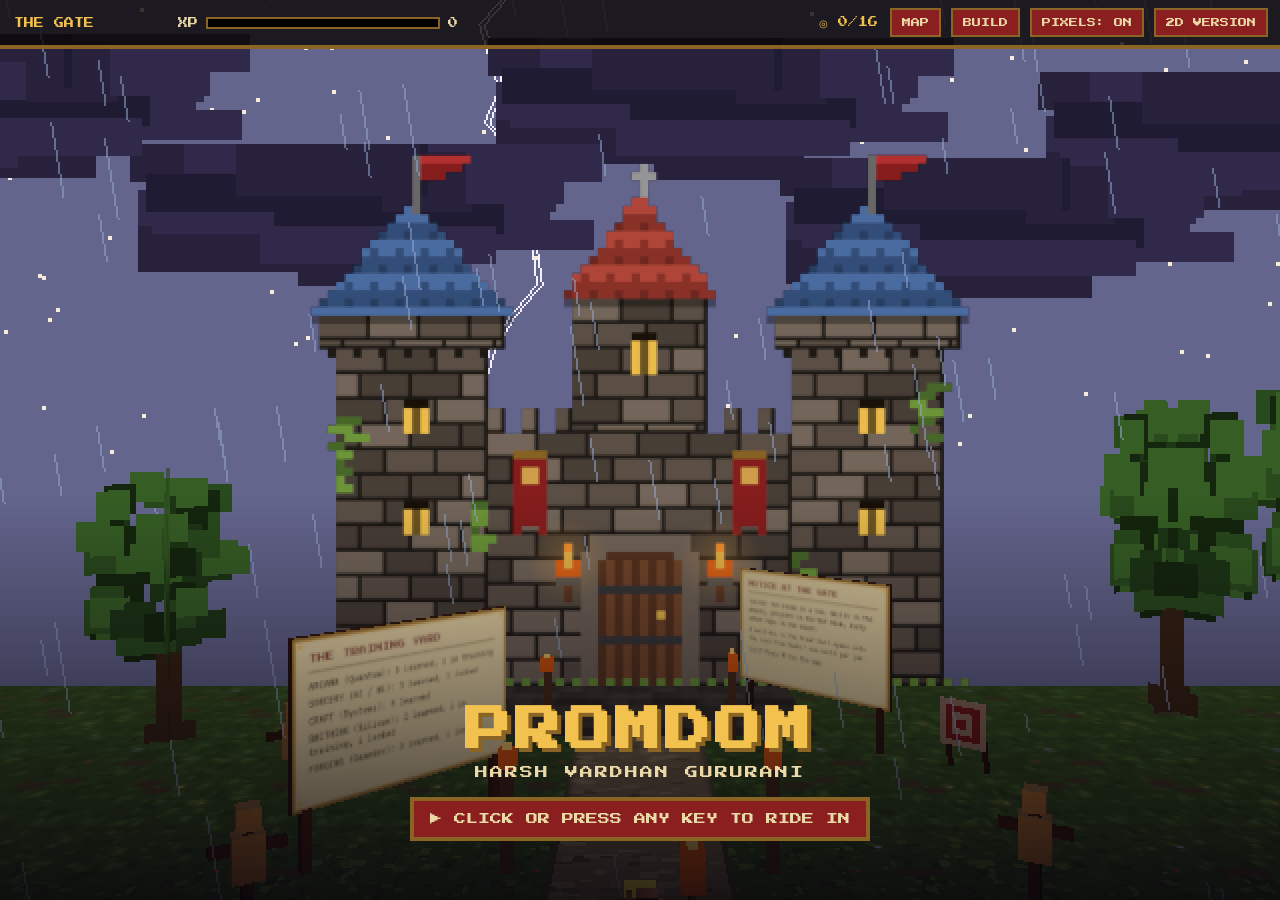
<file: docs/dungeon/index.html>
<!DOCTYPE html>
<html lang="en">
<head>
<meta charset="utf-8">
<meta name="viewport" content="width=device-width, initial-scale=1, maximum-scale=1, user-scalable=no, viewport-fit=cover">
<meta name="theme-color" content="#120d1f">
<meta name="mobile-web-app-capable" content="yes">
<title>PROMDOM · The Ride</title>
<meta name="description" content="Ride through the castle in 3D: projects, skills and lore on the walls.">
<link rel="icon" href="data:image/svg+xml,<svg xmlns='http://www.w3.org/2000/svg' viewBox='0 0 16 16'><rect x='6' y='9' width='4' height='7' fill='%235a3520'/><rect x='5' y='4' width='6' height='5' fill='%23e8590c'/><rect x='7' y='1' width='2' height='4' fill='%23f2c14e'/></svg>">
<style>
@font-face{font-family:PS2P;src:url(../assets/PressStart2P.woff2) format('woff2')}
@font-face{font-family:VT;src:url(../assets/VT323.woff2) format('woff2')}
:root{--gold:#d4a24c;--gold2:#f2c14e;--goldd:#8a6424;--crim:#8b1e1e;--crim2:#b83232;--parch:#ecd9a8;--parch2:#d6bd85;--ink:#3b2614;--ink2:#7a5a33}
*{box-sizing:border-box}
html,body{margin:0;height:100%;overflow:hidden;background:#120d1f;color:var(--parch);font-family:VT,monospace;font-size:22px;
  -webkit-user-select:none;user-select:none;touch-action:none}
canvas#gl{position:fixed;inset:0;width:100%;height:100%;display:block;image-rendering:pixelated}
.px{font-family:PS2P,monospace}
a{color:var(--crim)}
button{font:inherit;cursor:pointer}

#hud{position:fixed;top:0;left:0;right:0;z-index:5;display:flex;align-items:center;gap:14px;padding:10px 14px;
  background:rgba(10,7,6,.8);border-bottom:4px solid var(--goldd);font-family:PS2P;font-size:10px}
#floor{color:var(--gold2);min-width:150px}
#xpwrap{flex:1;max-width:280px;display:flex;align-items:center;gap:8px}
#xpbar{flex:1;height:12px;background:#000;border:2px solid var(--goldd);position:relative}
#xpfill{position:absolute;inset:0;width:0;background:repeating-linear-gradient(90deg,var(--gold) 0 10px,var(--gold2) 10px 12px);transition:width .3s steps(6)}
.hbtn{margin-left:auto;background:var(--crim);color:var(--parch);border:0;padding:8px 10px;font-family:PS2P;font-size:9px;
  box-shadow:0 0 0 2px var(--goldd);text-decoration:none}
.hbtn+.hbtn{margin-left:0}
.hbtn{margin-left:0}
#xpwrap{margin-right:auto}
.hbtn:hover{background:var(--crim2)}

#title{position:fixed;inset:0;z-index:6;display:flex;flex-direction:column;align-items:center;justify-content:flex-end;
  padding-bottom:7vh;text-align:center;cursor:pointer;background:linear-gradient(transparent 55%,rgba(8,5,12,.85))}
#title h1{font-family:PS2P;font-size:clamp(22px,5vw,46px);margin:0;color:var(--gold2);letter-spacing:4px;text-shadow:4px 4px 0 var(--goldd)}
#title .nm{font-family:PS2P;font-size:clamp(9px,1.4vw,13px);margin-top:12px;letter-spacing:2px}
#title .go{font-family:PS2P;font-size:12px;margin-top:22px;background:var(--crim);padding:12px 16px;box-shadow:0 0 0 4px var(--goldd);animation:bl 1s steps(1) infinite}
@keyframes bl{50%{opacity:.55}}
#title.hide{display:none}

#panel{position:fixed;left:50%;bottom:14px;transform:translateX(-50%);z-index:5;width:min(620px,calc(100vw - 24px));display:none;
  background:var(--parch);color:var(--ink);padding:14px 18px;font-size:20px;line-height:1.2;
  box-shadow:0 0 0 4px var(--gold),0 0 0 8px var(--goldd),8px 12px 0 4px rgba(0,0,0,.45)}
#panel.on{display:block}
#panel h3{font-family:PS2P;font-size:11px;color:var(--crim);margin:0 0 8px;line-height:1.5}
#panel p{margin:4px 0}
#panel .links{margin-top:8px;font-family:PS2P;font-size:10px;line-height:2}
#panel .links a{margin-right:14px}
#panel .k{font-family:PS2P;font-size:8px;background:var(--ink);color:var(--parch);padding:2px 4px}

#hint{position:fixed;left:50%;top:64px;transform:translateX(-50%);z-index:5;background:rgba(10,7,6,.85);border:3px solid var(--goldd);
  padding:8px 12px;font-size:18px;text-align:center;display:none;white-space:nowrap}
#hint.on{display:block}
#hint .k{font-family:PS2P;font-size:8px;background:var(--parch);color:var(--ink);padding:2px 4px}

#pad{position:fixed;right:14px;bottom:14px;z-index:6;display:none;grid-template-columns:repeat(3,52px);grid-template-rows:repeat(2,52px);gap:6px}
#pad button{background:rgba(139,30,30,.85);color:var(--parch);border:0;font-family:PS2P;font-size:14px;box-shadow:0 0 0 3px var(--goldd)}
#pad button:active{background:var(--crim2)}
.yt{display:none}body.touch .yt{display:inline}body.touch .nt{display:none}
#tact{visibility:hidden;background:rgba(47,107,47,.9)!important}#tact.on{visibility:visible;animation:bl 1s steps(1) infinite}
#stick{position:fixed;z-index:4;width:96px;height:96px;margin:-48px 0 0 -48px;border:3px solid rgba(212,162,76,.55);border-radius:50%;display:none;pointer-events:none}
#stick.on{display:block}#stick i{position:absolute;left:50%;top:50%;width:36px;height:36px;margin:-18px;border-radius:50%;background:rgba(242,193,78,.7)}
#hud{padding-top:max(10px,env(safe-area-inset-top));padding-left:max(14px,env(safe-area-inset-left));padding-right:max(14px,env(safe-area-inset-right))}
body.touch #hint{display:none!important}
body.touch.playing #pad{display:grid}
body.touch #pad{right:max(12px,env(safe-area-inset-right));bottom:max(12px,env(safe-area-inset-bottom))}
body.touch #panel .k{display:none}
body.touch #panel{font-size:17px;overflow:auto;touch-action:pan-y;padding:10px 14px}
body.touch #panel .links a{display:inline-block;padding:6px 0}
body.touch #toasts{bottom:auto;top:calc(52px + env(safe-area-inset-top))}
/* phone held upright: panel sits above the pad */
@media (pointer:coarse) and (orientation:portrait){#panel{bottom:calc(146px + env(safe-area-inset-bottom));max-height:27vh}}
/* phone on its side: panel takes the left half, pad stays on the right, the rider shows between and above */
@media (pointer:coarse) and (orientation:landscape){
  #panel{left:max(10px,env(safe-area-inset-left));transform:none;bottom:10px;width:min(52vw,460px);max-height:46vh;font-size:16px}
  #pad{grid-template-columns:repeat(3,46px);grid-template-rows:repeat(2,46px)}
  #hud{padding-top:6px;padding-bottom:6px}#pix{display:none}
  #title{padding-bottom:4vh}#title .go{margin-top:12px}
}

#toasts{position:fixed;left:14px;bottom:14px;z-index:5;display:flex;flex-direction:column;gap:8px}
.toast{background:#100c0a;border:4px solid var(--gold);padding:8px 12px;font-size:17px;max-width:260px}
.toast b{display:block;font-family:PS2P;font-size:8px;color:var(--gold2);margin-bottom:5px}
#fade{position:fixed;inset:0;background:#000;z-index:9;pointer-events:none;opacity:1;transition:opacity .6s}
#err{position:fixed;inset:0;z-index:10;display:none;align-items:center;justify-content:center;text-align:center;padding:24px;background:#120d1f}
@media (max-width:700px){#xpwrap{display:none}#floor{min-width:0}.hbtn{font-size:8px;padding:7px}}

#coins{font-family:PS2P;font-size:10px;color:var(--gold2);margin-left:auto;white-space:nowrap}
#coins+.hbtn{margin-left:0}
.ov{position:fixed;inset:0;z-index:8;display:none;align-items:center;justify-content:center;background:rgba(8,5,12,.72);padding:12px;touch-action:auto}
.ov.on{display:flex}
.ovin{position:relative;width:min(880px,100%);max-height:calc(100vh - 24px);max-height:calc(100dvh - 24px);overflow:auto;background:var(--parch);color:var(--ink);padding:18px 20px;
  box-shadow:0 0 0 4px var(--gold),0 0 0 8px var(--goldd),10px 14px 0 4px rgba(0,0,0,.5);touch-action:pan-y}
.ovin h2{font-size:13px;color:var(--crim);margin:0 0 14px}
.ovx{position:absolute;right:10px;top:10px;background:var(--crim);color:var(--parch);border:0;padding:6px 8px;font-size:10px}
#mapbody{display:grid;grid-template-columns:repeat(3,1fr);gap:16px}
.mcol h4{font-size:9px;color:var(--ink2);margin:0 0 8px}
.mbtn{display:block;width:100%;text-align:left;background:#1b1512;color:var(--parch);border:0;border-left:6px solid var(--goldd);padding:8px 10px;margin-bottom:6px}
.mbtn span{font-size:9px}.mbtn small{display:block;font-size:17px;color:#a8957a}
.mbtn.seen{border-left-color:#6f9a3a}.mbtn:hover{background:#2a2420}
.bhead{display:flex;justify-content:space-between;gap:12px;align-items:flex-end;border-bottom:3px solid var(--ink2);padding-bottom:8px;margin-bottom:8px}
.bhead b{font-size:14px;color:var(--crim)}.bxp{font-size:8px;color:var(--ink2);text-align:right;line-height:1.8}
.brow{display:grid;grid-template-columns:120px 1fr 96px;gap:12px;align-items:center;padding:8px 0;border-bottom:2px dashed #c9b480}
.bname{font-size:10px;color:var(--c);text-shadow:1px 1px 0 #0003}.bname small{display:block;font-family:VT;font-size:20px;color:var(--ink2);text-shadow:none}
.bbar{display:flex;gap:4px;margin-bottom:4px}.bbar i{width:22px;height:10px;background:#c9b480}.bbar i.u{background:var(--c)}.bbar i.g{background:repeating-linear-gradient(90deg,var(--c) 0 4px,#c9b480 4px 8px)}
.bperk{font-size:18px;line-height:1.1}.bperk em{color:var(--ink2)}.bgear{font-size:18px;color:var(--ink2);margin-top:2px}.bgear b{color:var(--ink)}
.bbtn{background:#1b1512;color:var(--parch);border:0;padding:9px 4px;font-size:8px;box-shadow:0 0 0 2px var(--goldd)}
.bbtn.on{background:#2f6b2f}.bbtn:disabled{opacity:.45;cursor:default}
@media (max-width:700px){#mapbody{grid-template-columns:1fr}.brow{grid-template-columns:1fr 84px}.bname{grid-column:1/3}#pix,#coins{display:none}#floor{margin-right:auto}}
</style>
</head>
<body>
<canvas id="gl"></canvas>

<div id="hud">
  <div id="floor">THE GATE</div>
  <div id="xpwrap"><span>XP</span><div id="xpbar"><div id="xpfill"></div></div><span id="xpnum">0</span></div>
  <span id="coins" title="coins found">◎ 0/0</span>
  <button class="hbtn" id="bmap" title="map and quick travel (M)">MAP</button>
  <button class="hbtn" id="bbuild" title="character build (C)">BUILD</button>
  <button class="hbtn" id="pix" title="toggle chunky pixels">PIXELS: ON</button>
  <a class="hbtn" href="../" title="scrolling 2D version">2D VERSION</a>
</div>

<div id="title">
  <h1>PROMDOM</h1>
  <div class="nm">HARSH VARDHAN GURURANI</div>
  <div class="go"><span class="nt">▶ CLICK OR PRESS ANY KEY TO RIDE IN</span><span class="yt">▶ TAP TO RIDE IN</span></div>
</div>

<div id="hint"><span class="k">W</span> <span class="k">S</span> or scroll to ride · <span class="k">A</span> <span class="k">D</span> to steer · mouse to look · <span class="k">E</span> interact · <span class="k">M</span> map · <span class="k">C</span> build · <span class="k">SPACE</span> hop</div>
<div id="panel"></div>
<div id="toasts"></div>
<div id="pad">
  <button data-k="a">◀</button><button data-k="w">▲</button><button data-k="d">▶</button>
  <button id="hop" title="hop">⤒</button><button data-k="s">▼</button><button id="tact" title="interact">E</button>
</div>
<div id="map" class="ov"><div class="ovin"><button class="ovx px">✕</button><h2 class="px">MAP · QUICK TRAVEL</h2><div id="mapbody"></div></div></div>
<div id="build" class="ov"><div class="ovin"><button class="ovx px">✕</button><h2 class="px">CHARACTER BUILD</h2><div id="buildbody"></div></div></div>
<div id="stick"><i></i></div>
<div id="fade"></div>
<div id="err"><div><p class="px" style="color:var(--gold2)">THE GATE IS SEALED</p><p>This browser can't run the 3D castle.</p><p><a class="hbtn" href="../">TAKE THE STAIRS (2D)</a></p></div></div>

<script src="../data.js"></script>
<script type="module" src="main.js"></script>
</body>
</html>
</file>
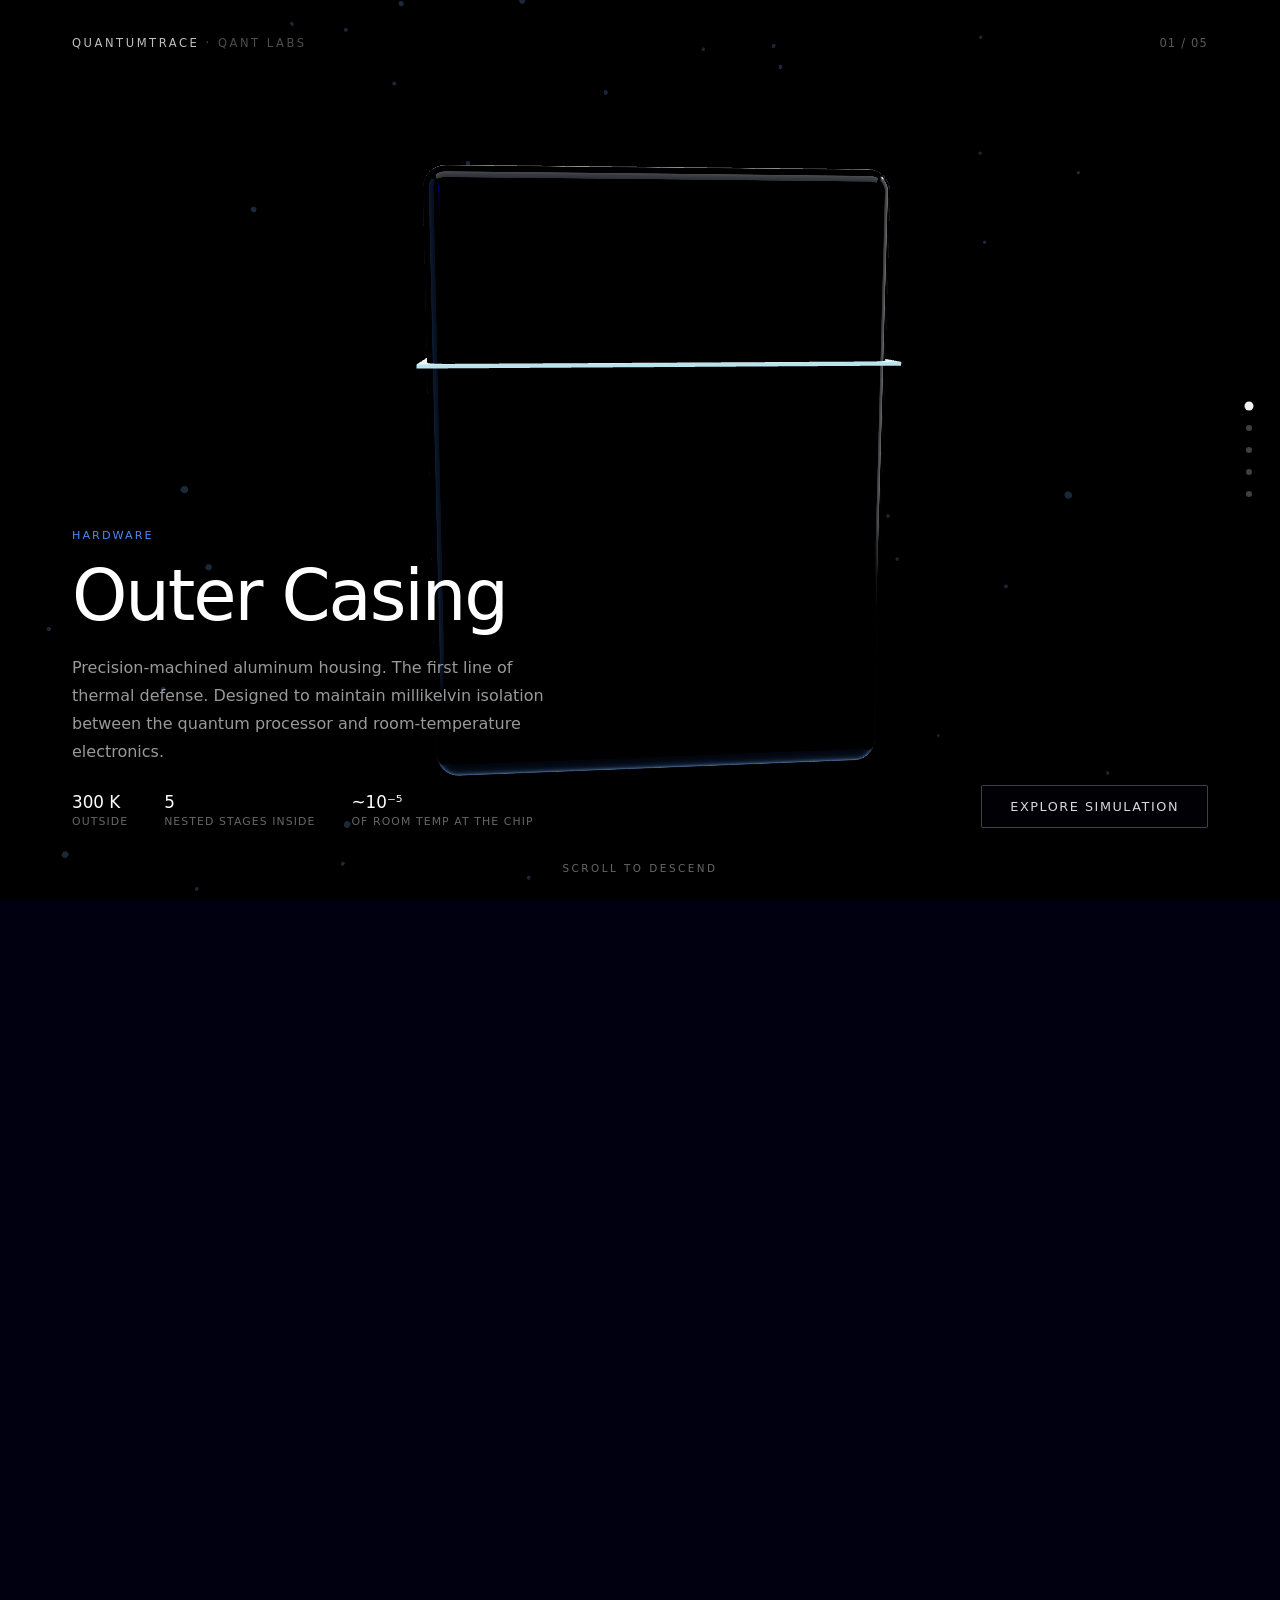
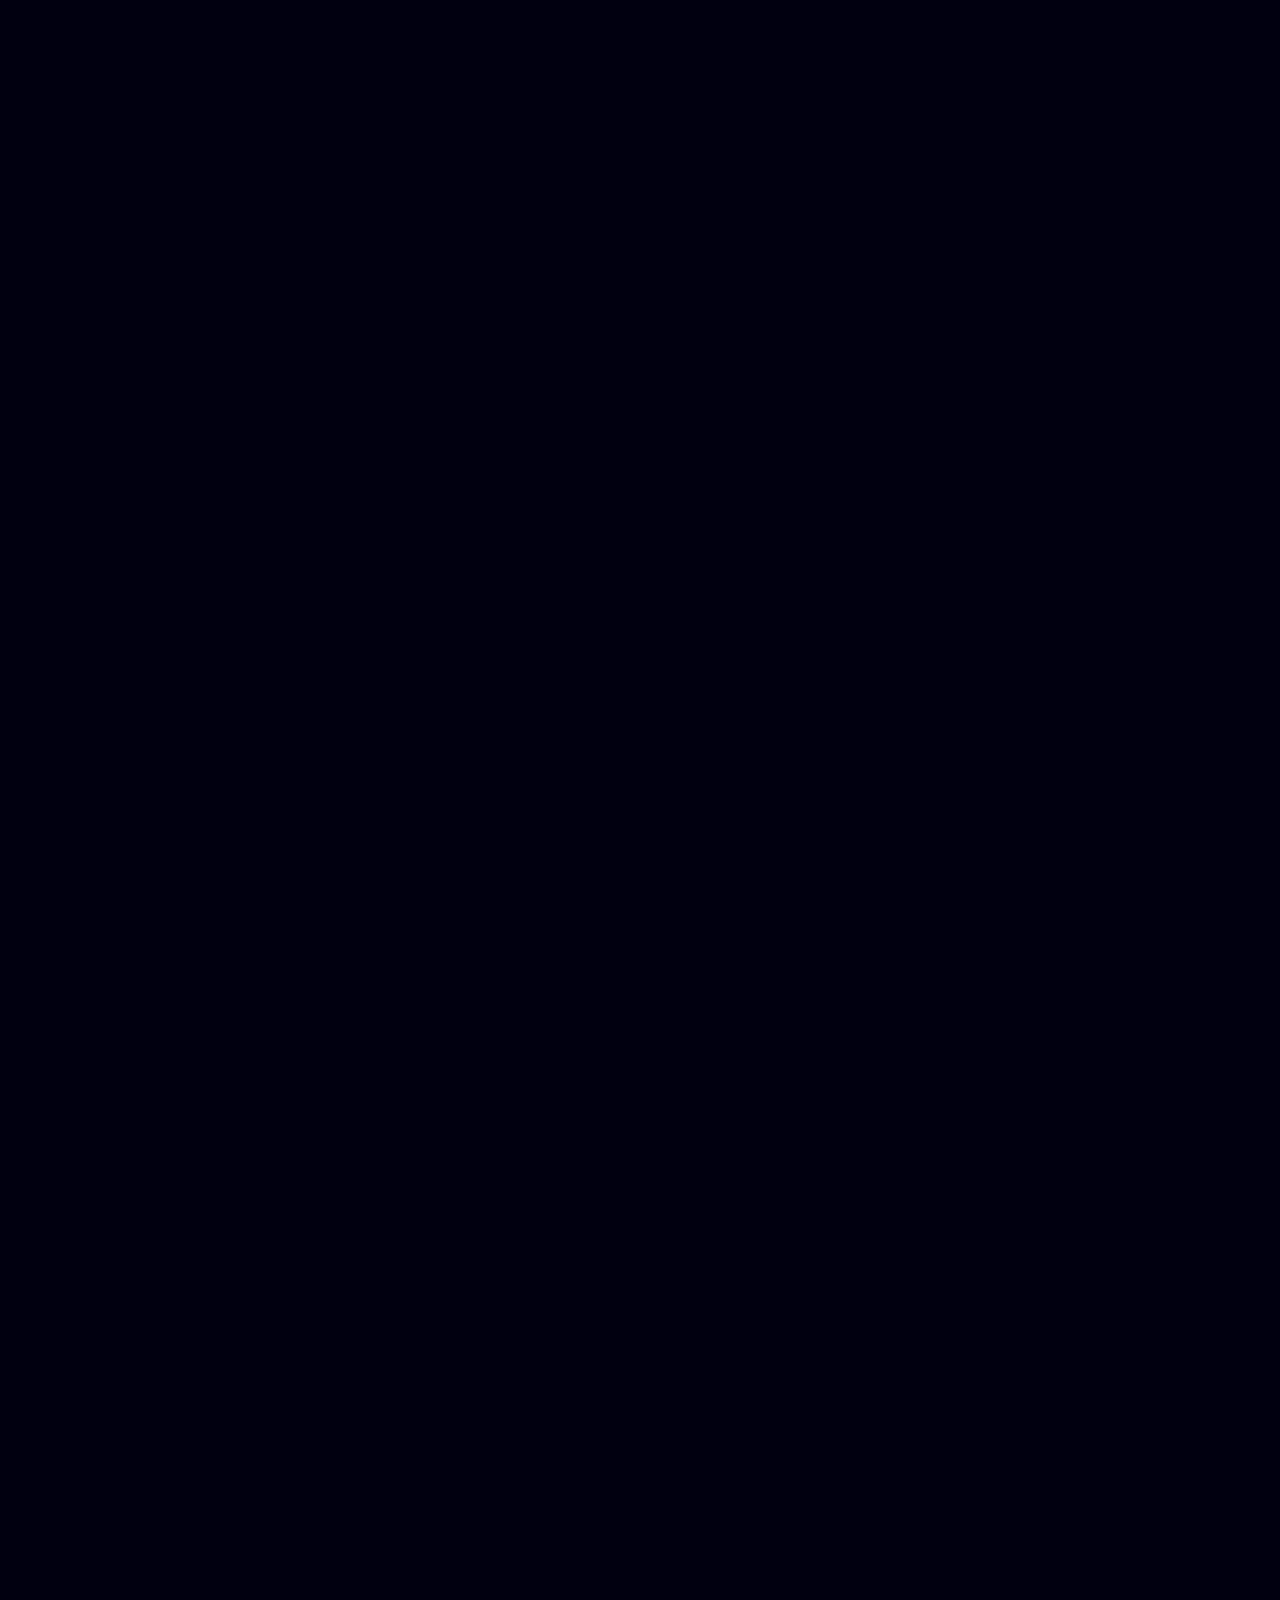
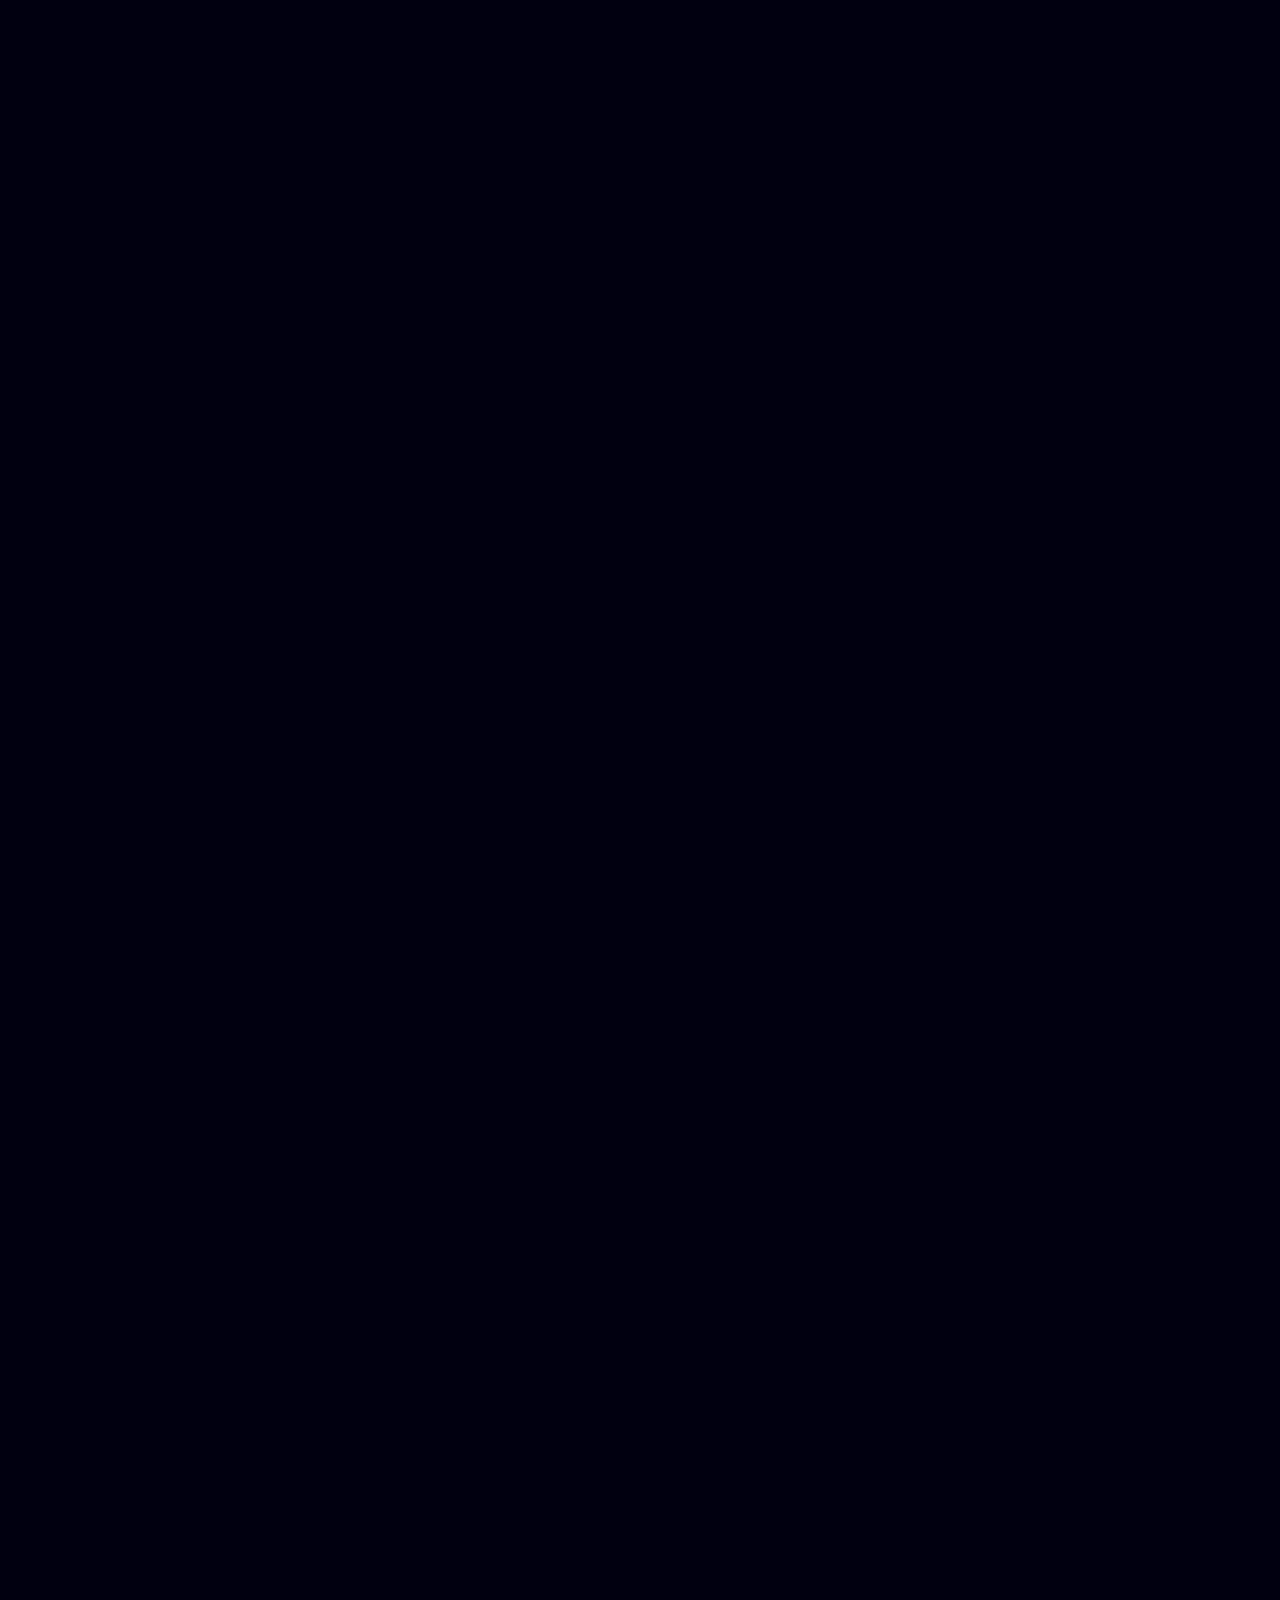
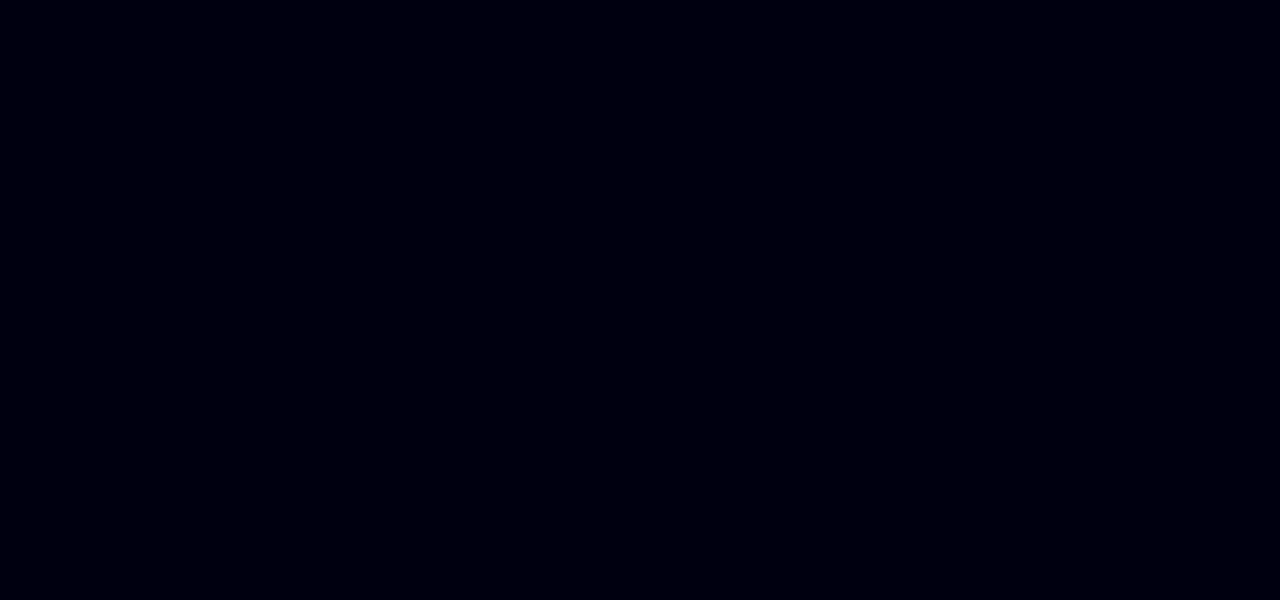
<file: docs/quantumtrace/index.html>
<!doctype html>
<html lang="en">
  <head>
    <meta charset="UTF-8" />
    <meta name="viewport" content="width=device-width, initial-scale=1.0" />
    <title>QuantumTrace · inside a quantum computer</title>
    <meta name="description" content="Scroll from the outer casing of a superconducting quantum computer down to its 127-qubit chip, then into gates and circuit routing. Five interactive 3D simulations." />
    <meta name="theme-color" content="#000010" />
    <link rel="icon" href="data:image/svg+xml,%3Csvg xmlns='http://www.w3.org/2000/svg' viewBox='0 0 32 32'%3E%3Crect width='32' height='32' rx='6' fill='%23000010'/%3E%3Ccircle cx='16' cy='16' r='9' fill='none' stroke='%2300d4ff' stroke-width='1.5'/%3E%3Cpath d='M16 16 L22 9' stroke='%2300ff88' stroke-width='2' stroke-linecap='round'/%3E%3C/svg%3E" />
    <script type="module" crossorigin src="./assets/index-B1hu_xfg.js"></script>
    <link rel="modulepreload" crossorigin href="./assets/three-D6oWEf1f.js">
    <link rel="modulepreload" crossorigin href="./assets/r3f-BAah551T.js">
    <link rel="stylesheet" crossorigin href="./assets/index-Bv_nGdvi.css">
  </head>
  <body>
    <div id="root"></div>
  </body>
</html>
</file>
<file: docs/quantumtrace/assets/index-Bv_nGdvi.css>
._overlay_zva7z_3{position:fixed;top:0;right:0;bottom:0;left:0;z-index:10;pointer-events:none}._section_zva7z_10{position:absolute;top:0;right:0;bottom:0;left:0;display:flex;flex-direction:column;justify-content:flex-end;padding:0 72px 72px;opacity:0;visibility:hidden;will-change:opacity,transform}._brand_zva7z_22{position:fixed;top:36px;left:72px;z-index:20;font-size:.72rem;letter-spacing:.22em;text-transform:uppercase;color:#ffffffbf;pointer-events:none}._brand_zva7z_22 span{color:#ffffff4d}._layerCounter_zva7z_35{position:fixed;top:36px;right:72px;z-index:20;font-size:.72rem;letter-spacing:.1em;color:#ffffff59;font-variant-numeric:tabular-nums;pointer-events:none}._domainBadge_zva7z_47{margin-bottom:18px;font-size:.7rem;letter-spacing:.18em;text-transform:uppercase;color:var(--accent)}._title_zva7z_55{font-size:clamp(2.4rem,5.5vw,5.5rem);font-weight:300;letter-spacing:-.03em;line-height:1.05;color:#fff;max-width:760px}._desc_zva7z_64{margin-top:20px;max-width:480px;font-size:1rem;line-height:1.75;color:#fff9;font-weight:300}._facts_zva7z_73{list-style:none;display:flex;flex-wrap:wrap;gap:12px 36px;margin-top:26px;max-width:640px}._facts_zva7z_73 li{display:flex;flex-direction:column;gap:3px}._facts_zva7z_73 strong{font-size:1.05rem;font-weight:400;color:#fff;font-variant-numeric:tabular-nums}._facts_zva7z_73 span{font-size:.68rem;letter-spacing:.1em;text-transform:uppercase;color:#fff6}._learnMoreBtn_zva7z_95{position:absolute;bottom:72px;right:72px;pointer-events:auto;padding:13px 28px;background:#00001059;border:1px solid rgba(255,255,255,.25);border-radius:2px;color:#ffffffd9;font-size:.8rem;letter-spacing:.12em;text-transform:uppercase;transition:background .25s ease,border-color .25s ease,color .25s ease}._learnMoreBtn_zva7z_95:hover{background:#ffffff14;border-color:var(--accent);color:#fff}._progressDots_zva7z_116{position:fixed;right:22px;top:50%;transform:translateY(-50%);z-index:50;display:flex;flex-direction:column;gap:4px}._dot_zva7z_126{width:18px;height:18px;padding:0;border:0;background:transparent;position:relative}._dot_zva7z_126:after{content:"";position:absolute;top:6px;right:6px;bottom:6px;left:6px;border-radius:50%;background:#ffffff40;transition:background .3s ease,transform .3s ease}._dot_zva7z_126:hover:after{background:#fff9}._dotActive_zva7z_143:after{background:#fffffff2;transform:scale(1.5)}._scrollHint_zva7z_145{position:fixed;left:50%;bottom:26px;transform:translate(-50%);z-index:20;font-size:.65rem;letter-spacing:.24em;text-transform:uppercase;color:#fff6;transition:opacity .4s ease;pointer-events:none}._scrollHintHidden_zva7z_158{opacity:0}@media (max-width: 720px){._section_zva7z_10{padding:0 24px 96px}._brand_zva7z_22{left:24px;top:24px}._layerCounter_zva7z_35{right:24px;top:24px}._learnMoreBtn_zva7z_95{right:auto;left:24px;bottom:30px}._facts_zva7z_73{gap:10px 22px}._progressDots_zva7z_116{right:4px}._scrollHint_zva7z_145{display:none}}*,*:before,*:after{box-sizing:border-box;margin:0;padding:0}html{scroll-behavior:auto}body{background:#000010;color:#e8eaf6;font-family:Inter,system-ui,-apple-system,sans-serif;overflow-x:hidden;-webkit-font-smoothing:antialiased}button{font-family:inherit;cursor:pointer}a{color:inherit;text-decoration:none}
</file>
